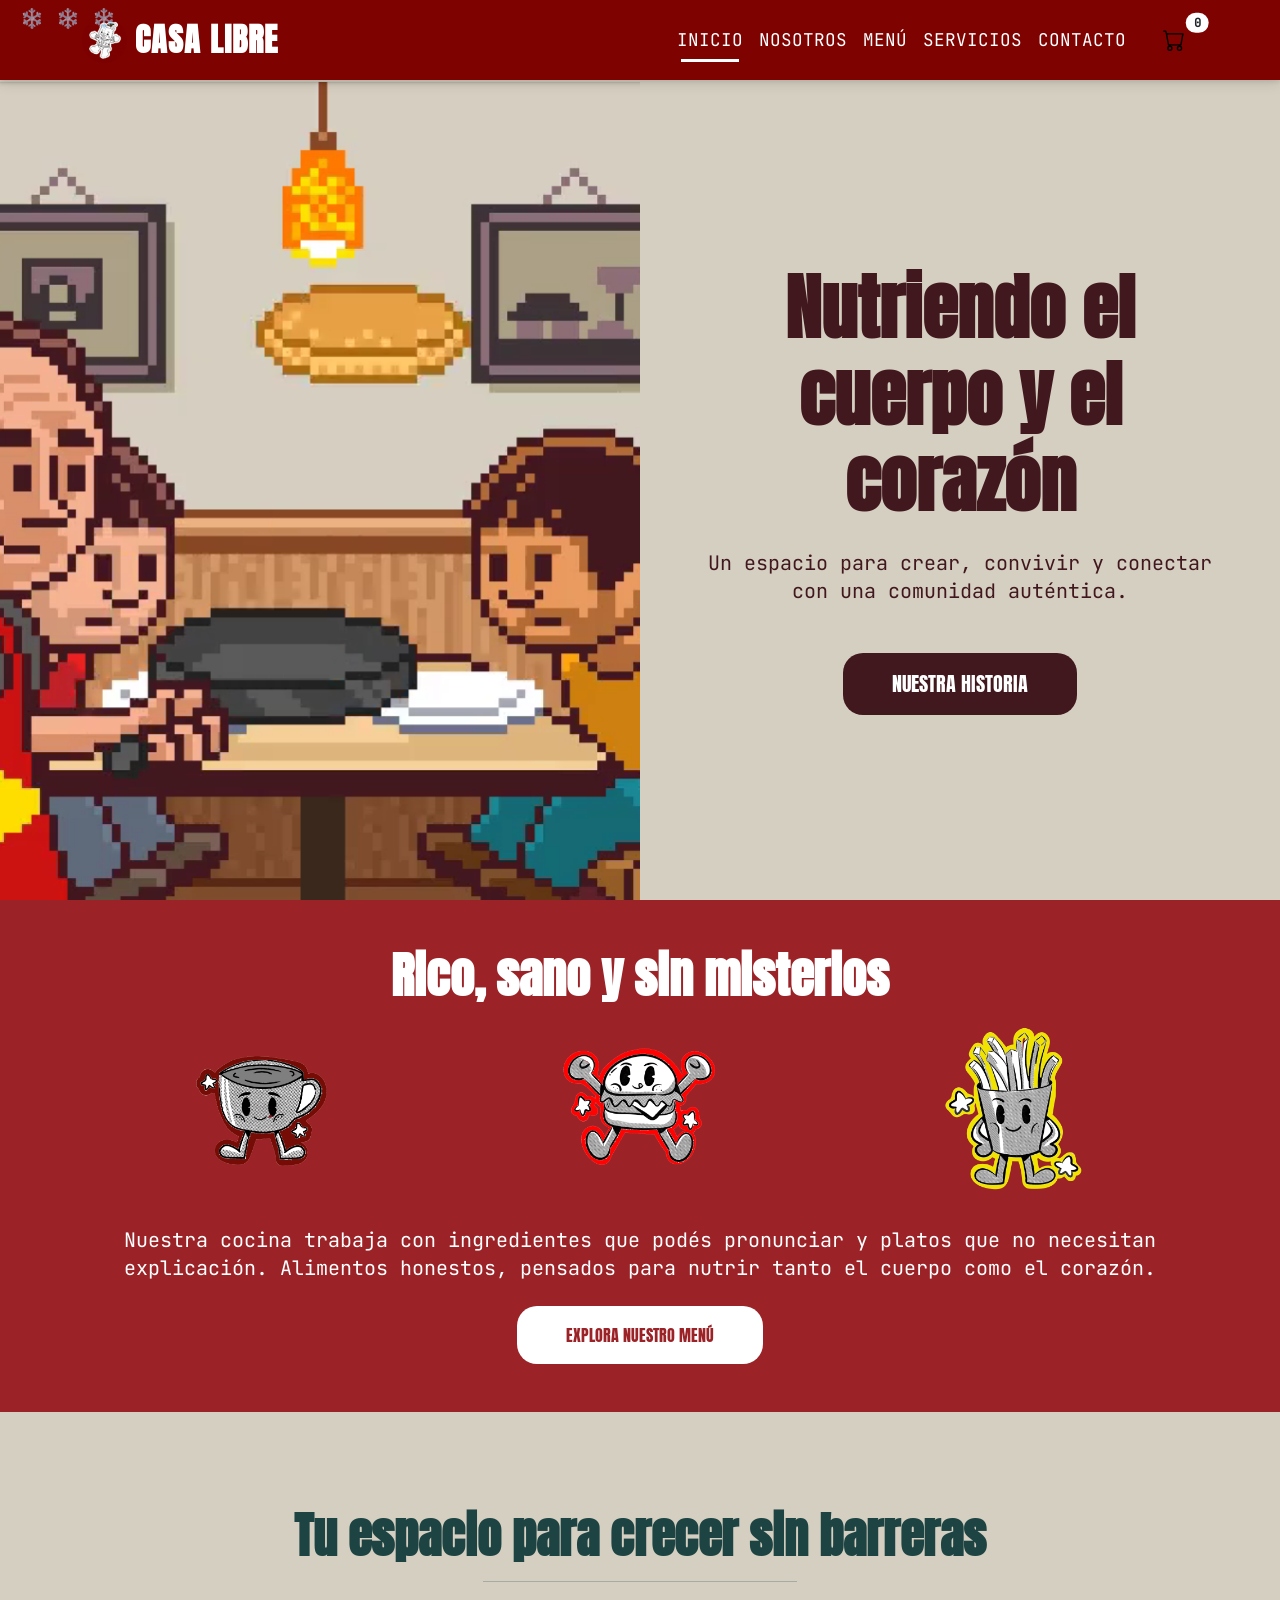
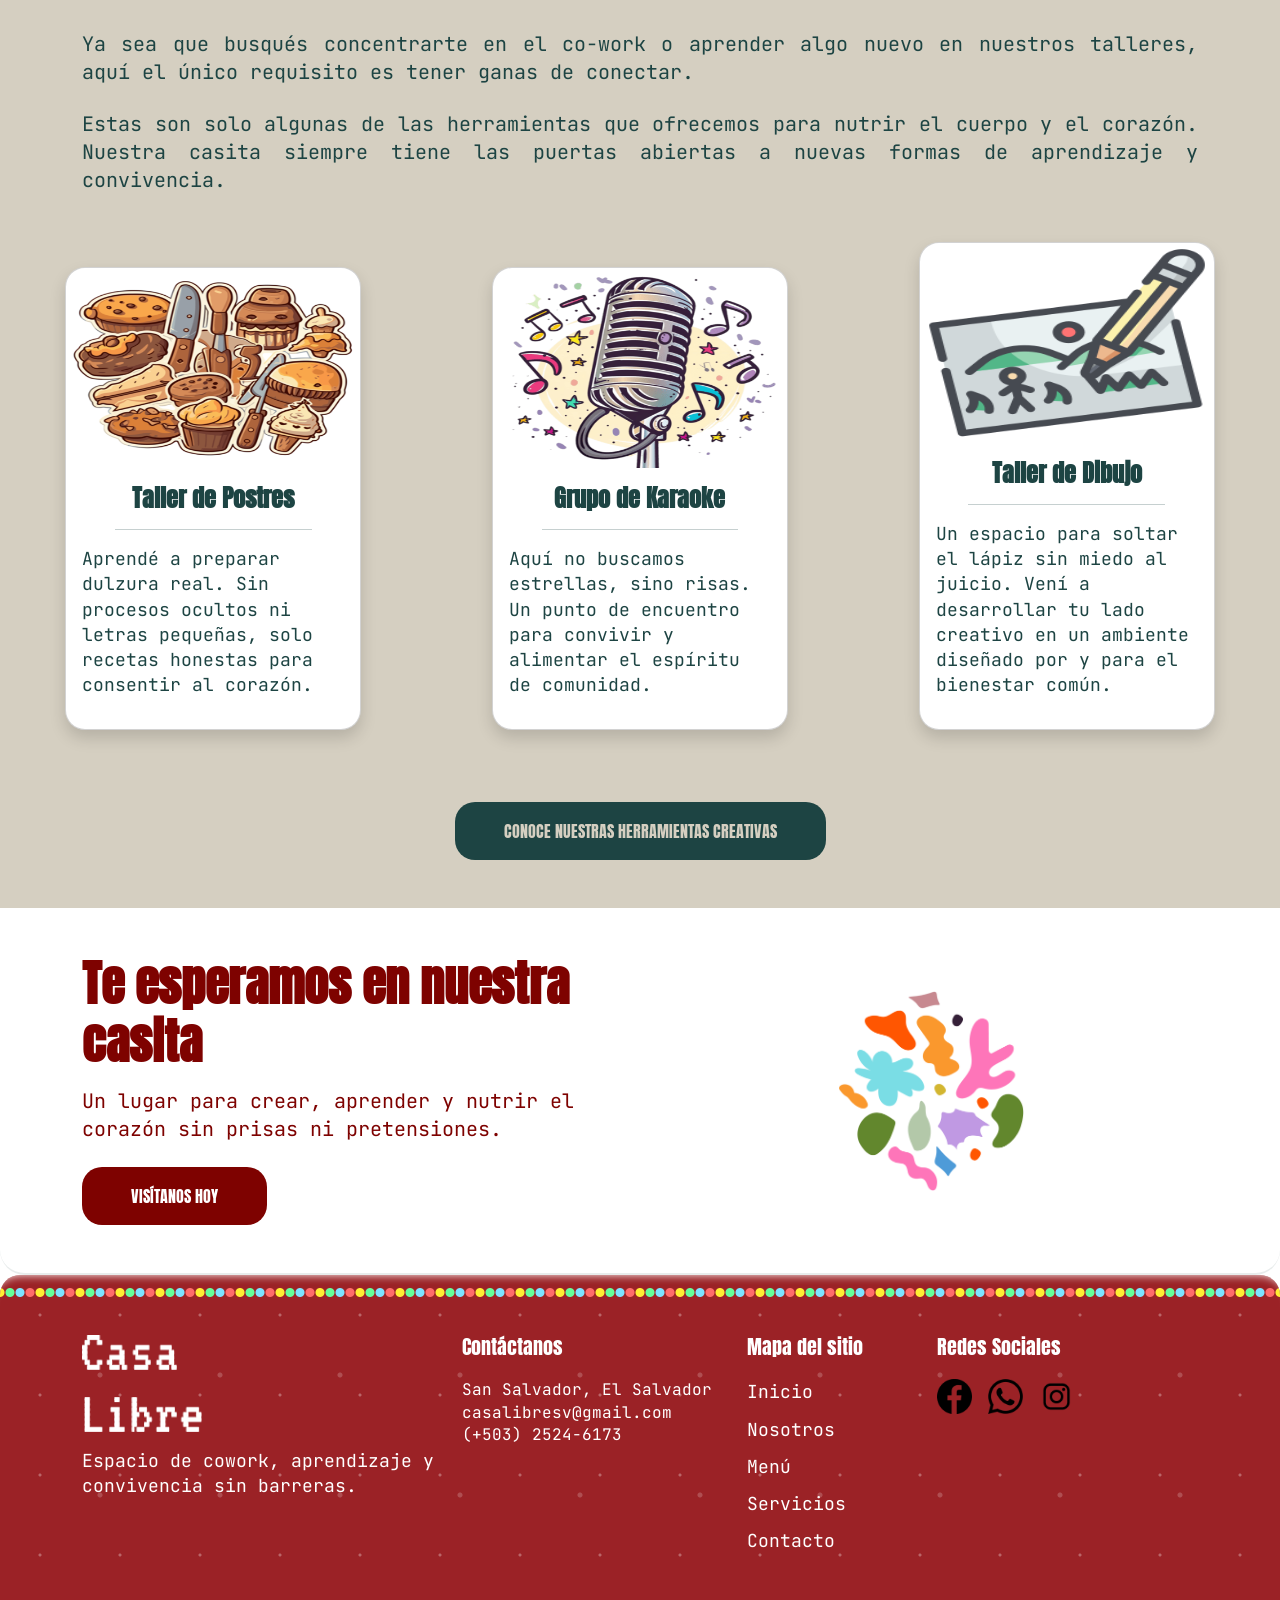
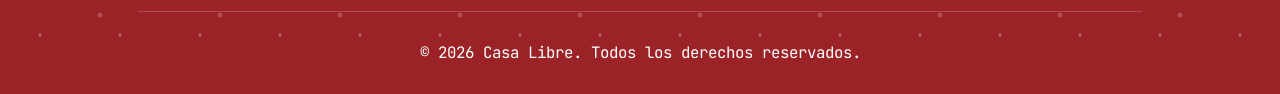
<file: index.html>
<!doctype html>
<html lang="es">
  <head>
    <meta charset="UTF-8" />
    <meta name="viewport" content="width=device-width, initial-scale=1" />
    <title>Casa Libre | Cafetería, Cowork y Cultura en San Salvador</title>
    <meta name="description"
    content="Casa Libre: Un espacio para nutrir el cuerpo y el corazón. Disfruta de nuestra cafetería, área de cowork y eventos culturales en San Salvador."/>
    <link rel="icon" href="assets/images/iconos/LogoCasaNavideño.jpg" />
    <!-- ESTILOS -->
    <link rel="stylesheet" href="css/bootstrap.min.css" />
    <link rel="stylesheet" href="css/main.css" />
    <link rel="stylesheet" href="css/navbar.css" />
    <link rel="stylesheet" href="css/footer.css" />
  </head>

  <body>
    <!--**NAVBAR**-->
    <header>
      <div id="navbar-placeholder"></div>
    </header>

    <!-- CONTENIDO PRINCIPAL -->
    <main>

      <!-- HERO SECTION -->
      <section class="hero-section container-fluid p-0">
        <div class="row g-0">
          <div class="col-lg-6 hero-video-wrapper">
            <video class="hero-media" autoplay muted loop playsinline aria-hidden="true" poster="assets/images/iconos/HeroPreview.png">
              <source src="assets/videos/pancake-game.mp4" type="video/mp4"/>
            </video>
          </div>
          <!-- SECCION DE PAGINA DE NOSOTROS-->
          <div class="col-lg-6 hero-content-wrapper">
            <div class="text-center hero-content">
              <h1 class="display-2 fw-bold mb-4">Nutriendo el cuerpo y el corazón</h1>
              <p class="lead mb-5">Un espacio para crear, convivir y conectar con una comunidad auténtica.</p>
              <!-- BOTON PARA PAGINA DE NOSOTROS -->
              <a href="nosotros.html" class="btn btn-hero btn-lg px-5">Nuestra Historia</a>
            </div>
          </div>
        </div>
      </section>

      <!--SECCION DE PAGINA DE MENÚ -->
      <section class="menu-intro py-5" aria-labelledby="menu-title">
        <div class="container text-center autoShow">
          <h2 id="menu-title" class="display-5 fw-bold mb-3">Rico, sano y sin misterios</h2>
          <!-- SLIDER -->
          <div class="slider" style="--width: 360px; --height: 180px; --quantity: 5" 
          aria-label="Galería de productos destacados">

            <div class="slider-list">
              <div class="slider-item">
                <img src="assets/images/slider/CoffeeCup.png" alt="Taza de Café"/>
              </div>

              <div class="slider-item">
                <img src="assets/images/slider/Hamburger.png" alt="Hamburguesa"/>
              </div>

              <div class="slider-item">
                <img src="assets/images/slider/Fries.png" alt="Papas fritas"/>
              </div>

              <div class="slider-item">
                <img src="assets/images/slider/Pizza.png" alt="Porción de Pizza"/>
              </div>

              <div class="slider-item">
                <img src="assets/images/slider/Salad.png" alt="Ensalada fresca"/>
              </div>

              <!-- DUPLICADOS PARA LOOP -->
              <div class="slider-item" aria-hidden="true">
                <img src="assets/images/slider/CoffeeCup.png" alt="Taza de Café"/>
              </div>

              <div class="slider-item" aria-hidden="true">
                <img src="assets/images/slider/Hamburger.png" alt="Hamburguesa"/>
              </div>

              <div class="slider-item" aria-hidden="true">
                <img src="assets/images/slider/Fries.png" alt="Papas fritas"/>
              </div>

              <div class="slider-item" aria-hidden="true">
                <img src="assets/images/slider/Pizza.png" alt="Porción de Pizza"/>
              </div>

              <div class="slider-item" aria-hidden="true">
                <img src="assets/images/slider/Salad.png" alt="Ensalada fresca"/>
              </div>

            </div>

          </div>

          <p class="lead mb-4 mt-4">
            Nuestra cocina trabaja con ingredientes que podés pronunciar y
            platos que no necesitan explicación. Alimentos honestos,
            pensados para nutrir tanto el cuerpo como el corazón.
          </p>
          <!--BOTON PARA PAGINA DE MENU-->
          <a href="menu.html" class="btn btn-menu-accent px-5 py-3">EXPLORA NUESTRO MENÚ</a>
        </div>
      </section>

      <!--SECCION DE PAGINA DE SERVICIOS -->
      <section class="cta-servicios-section py-5">
        <div class="container-fluid autoShow">
          <h2 class="text-center mt-5 display-5 fw-bold mb-3">Tu espacio para crecer sin barreras</h2>
          <hr class="mx-auto mb-5 w-25" />
          <div class="container">

            <p class="lead mb-4 mt-4 text-justify-custom">
              Ya sea que busqués concentrarte en el co-work o aprender algo
              nuevo en nuestros talleres, aquí el único requisito es tener
              ganas de conectar.
            </p>

            <p class="lead mb-5 text-justify-custom">
              Estas son solo algunas de las herramientas que ofrecemos para
              nutrir el cuerpo y el corazón. Nuestra casita siempre tiene
              las puertas abiertas a nuevas formas de aprendizaje y convivencia.
            </p>

          </div>

          <!-- TARJETAS -->
          <div class="row align-items-center mb-5">
            <!-- CARD 1 -->
            <div class="col-12 col-sm-6 col-md-3 m-auto mb-4">
              <article class="card shadow h-100">
                <img src="assets/images/servicios/Reposteria.png" alt="Taller de Postres" class="card-img-top"/>
                <div class="card-body">

                  <h3 class="text-center h4 fw-bold">Taller de Postres</h3>
                  <hr class="mx-auto w-75" />
                  <p>
                    Aprendé a preparar dulzura real. Sin procesos ocultos ni
                    letras pequeñas, solo recetas honestas para consentir al corazón.
                  </p>
                </div>
              </article>
            </div>

            <!-- CARD 2 -->
            <div class="col-12 col-sm-6 col-md-3 m-auto mb-4">
              <article class="card shadow h-100">
                <img src="assets/images/servicios/Karaoke.png" alt="Grupo de Karaoke" class="card-img-top"/>
                <div class="card-body">
                  <h3 class="text-center h4 fw-bold">Grupo de Karaoke</h3>
                  <hr class="mx-auto w-75" />
                  <p>
                    Aquí no buscamos estrellas, sino risas. Un punto de encuentro
                    para convivir y alimentar el espíritu de comunidad.
                  </p>
                </div>
              </article>
            </div>
            <!-- CARD 3 -->
            <div class="col-12 col-sm-6 col-md-3 m-auto mb-4">
              <article class="card shadow h-100">
                <img src="assets/images/servicios/Dibujo.png" alt="Taller de Dibujo" class="card-img-top"/>

                <div class="card-body">
                  <h3 class="text-center h4 fw-bold">Taller de Dibujo</h3>
                  <hr class="mx-auto w-75" />
                  <p>Un espacio para soltar el lápiz sin miedo al juicio. Vení a desarrollar tu lado creativo en un ambiente diseñado por y para el bienestar común.</p>
                </div>
              </article>
            </div>
          </div>
          <!--BOTON PARA PAGINA DE SERVICIOS-->
          <div class="text-center">
            <a href="servicios.html" class="btn btn-cta-servicios px-5 py-3">CONOCE NUESTRAS HERRAMIENTAS CREATIVAS</a>
          </div>
        </div>
      </section>

      <!--SECCION DE PAGINA DE CONTACTO -->
      <section class="cta-contacto-section py-5">
        <div class="container autoShow">
          <div class="row align-items-center g-5">
            <div class="col-lg-6 text-center text-lg-start">
              <h2 class="display-5 fw-bold mb-3">Te esperamos en nuestra casita</h2>
              <p class="lead mb-4">Un lugar para crear, aprender y nutrir el corazón sin prisas ni pretensiones.</p>
              <!-- BOTON PARA PAGINA DE CONTACTO -->
              <a href="contacto.html"class="btn btn-cta-contacto px-5 py-3">Visítanos hoy</a>
            </div>
            <div class="col-lg-6 text-center">
              <img src="assets/images/iconos/SeccionPintura.png" alt="Ilustración artística de Casa Libre"
                class="img-fluid cta-contacto-img"/>
            </div>
          </div>
        </div>
      </section>
    </main>

    <!--**FOOTER**-->
    <footer>
      <div id="footer-placeholder"></div>
    </footer>

    <!--Bootstrap-->
    <script src="js/bootstrap.bundle.min.js"></script>

    <!--Carga de componentes-->
    <script>
      async function loadHTML(id, url) {
        try {
          const response = await fetch(url);
          if (!response.ok) {
            throw new Error(`No se pudo cargar ${url}`);
          }
          const html = await response.text();
          document.getElementById(id).innerHTML = html;
          /*ACTIVA EL LINK ACTUAL */
          if (id === "navbar-placeholder") {
            activateCurrentPage();
          }
        } catch (error) {
          console.error(`Error cargando ${url}:`, error);
        }
      }

      function activateCurrentPage() {
        const currentPage =
          window.location.pathname.split("/").pop() || "index.html";
        const navLinks = document.querySelectorAll(".nav-link");
        navLinks.forEach(link => {
          const linkPage = link.getAttribute("href")?.trim();
          if (linkPage === currentPage) {
            link.classList.add("active");
            link.setAttribute("aria-current", "page");
          }
        });
      }

      loadHTML("navbar-placeholder", "navbar.html");
      loadHTML("footer-placeholder", "footer.html");

    </script>

    <script src="https://app.embed.im/snow.js" defer></script>
    <script src="js/carrito.js"></script>

  </body>
</html>
</file>
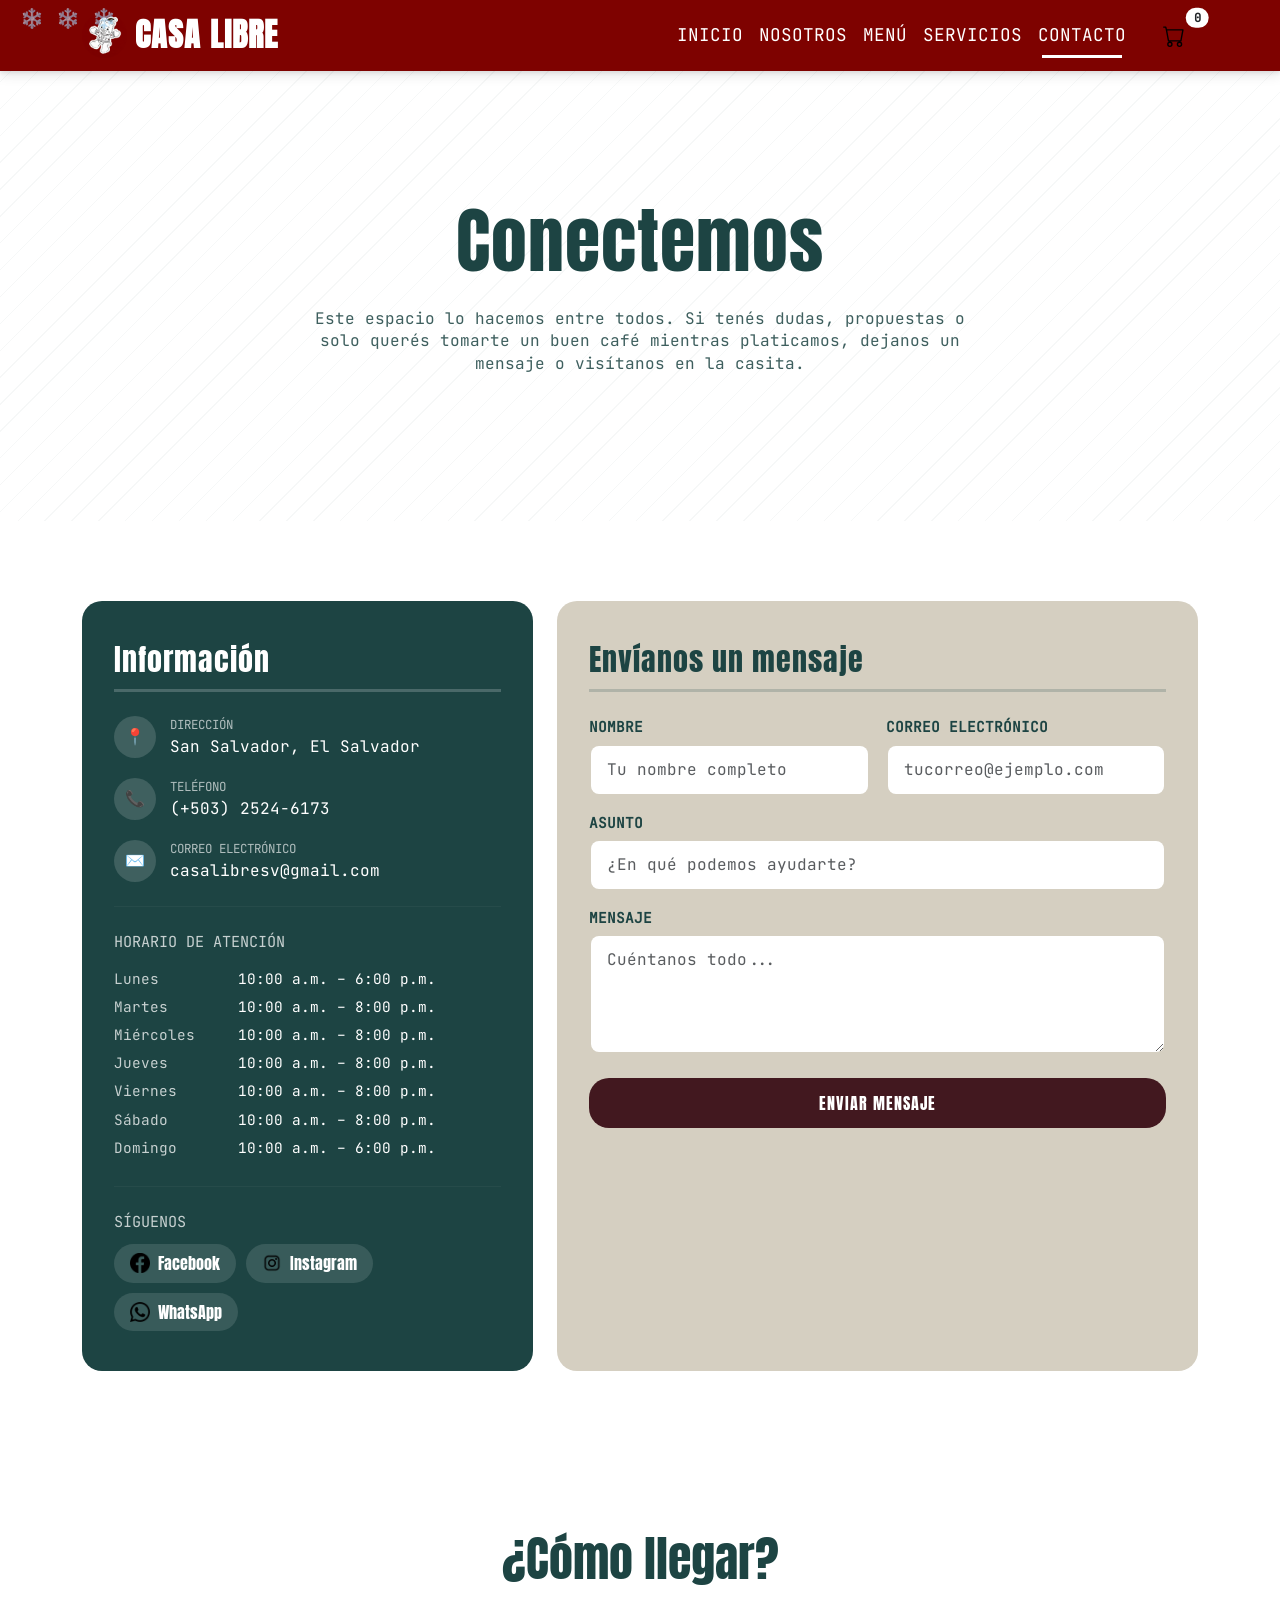
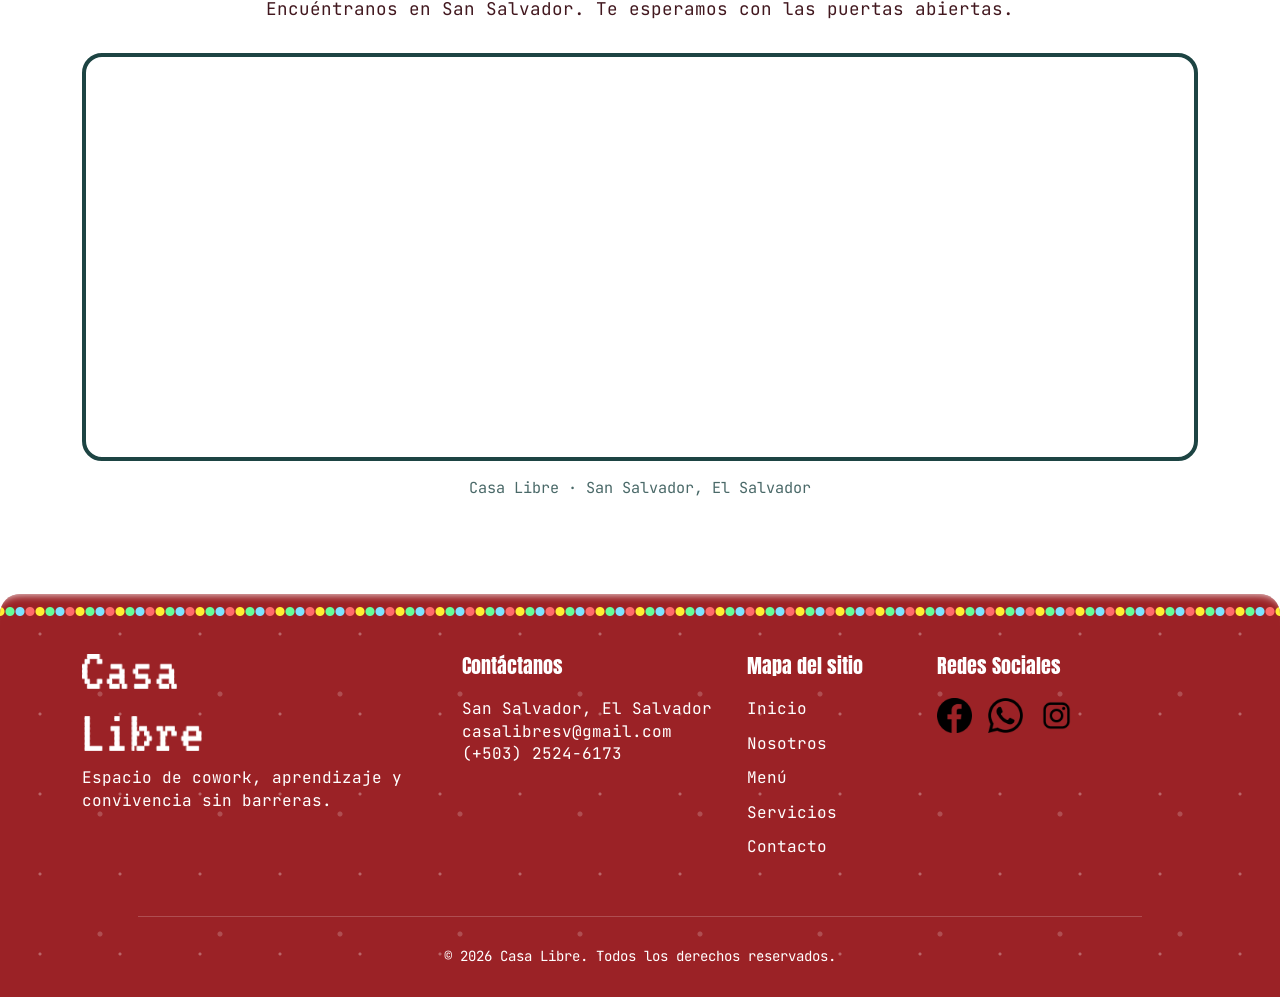
<file: contacto.html>
<!doctype html>
<html lang="es">

<head>
  <meta charset="UTF-8" />
  <meta name="viewport" content="width=device-width, initial-scale=1" />
  <title>Contacto | Casa Libre</title>
  <link rel="icon" href="assets/images/iconos/LogoCasaNavideño.jpg" />

  <!-- ESTILOS -->
  <link rel="stylesheet" href="css/bootstrap.min.css" />
  <link rel="stylesheet" href="css/navbar.css" />
  <link rel="stylesheet" href="css/contacto.css" />
  <link rel="stylesheet" href="css/footer.css" />
</head>

<body>
  <!-- NAVBAR -->
  <header>
    <div id="navbar-placeholder"></div>
  </header>

  <!-- CONTENIDO PRINCIPAL -->
  <main>
    <!-- CABECERA INTRO -->
    <section class="contacto-cabecera" aria-labelledby="contacto-titulo">
      <div class="container-fluid px-0">
        <div class="contacto-intro">
          <h1 id="contacto-titulo">Conectemos</h1>
          <p class="contacto-sub">
            Este espacio lo hacemos entre todos. Si tenés dudas, propuestas o
            solo querés tomarte un buen café mientras platicamos, dejanos un
            mensaje o visítanos en la casita.
          </p>
        </div>
      </div>
    </section>

    <!-- FORMULARIO E INFORMACIÓN -->
    <section class="contacto-main" aria-labelledby="contacto-info-titulo">
      <div class="container">
        <div class="row g-4 align-items-stretch">
          
          <!-- TARJETA INFORMACIÓN -->
          <div class="col-lg-5">
            <article class="info-card">
              <h2 id="contacto-info-titulo">Información</h2>

              <div class="info-item">
                <div class="info-icon" aria-hidden="true">📍</div>
                <div class="info-item-text">
                  <p>Dirección</p>
                  <span>San Salvador, El Salvador</span>
                </div>
              </div>

              <div class="info-item">
                <div class="info-icon" aria-hidden="true">📞</div>
                <div class="info-item-text">
                  <p>Teléfono</p>
                  <a href="tel:+50325246173">(+503) 2524-6173</a>
                </div>
              </div>

              <div class="info-item">
                <div class="info-icon" aria-hidden="true">✉️</div>
                <div class="info-item-text">
                  <p>Correo electrónico</p>
                  <a href="mailto:casalibresv@gmail.com">casalibresv@gmail.com</a>
                </div>
              </div>

              <hr class="horarios-divider" />

              <div class="horarios">
                <p class="horarios-titulo">Horario de atención</p>
                <table class="horarios-tabla" aria-label="Horario de atención">
                  <tbody>
                    <tr><td>Lunes</td><td>10:00 a.m. – 6:00 p.m.</td></tr>
                    <tr><td>Martes</td><td>10:00 a.m. – 8:00 p.m.</td></tr>
                    <tr><td>Miércoles</td><td>10:00 a.m. – 8:00 p.m.</td></tr>
                    <tr><td>Jueves</td><td>10:00 a.m. – 8:00 p.m.</td></tr>
                    <tr><td>Viernes</td><td>10:00 a.m. – 8:00 p.m.</td></tr>
                    <tr><td>Sábado</td><td>10:00 a.m. – 8:00 p.m.</td></tr>
                    <tr><td>Domingo</td><td>10:00 a.m. – 6:00 p.m.</td></tr>
                  </tbody>
                </table>
              </div>

              <hr class="horarios-divider" />

              <div class="redes">
                <p class="redes-titulo">Síguenos</p>
                <div class="redes-lista">
                  <a href="https://www.facebook.com/people/Casa-Xoxoctic/61553872127059/" class="red-btn" aria-label="Facebook de Casa Libre">
                    <img src="assets/images/iconos/LogoFacebook.png" alt="" aria-hidden="true" />
                    <span>Facebook</span>
                  </a>
                  <a href="https://www.instagram.com/casaxoxoctic/" class="red-btn" aria-label="Instagram de Casa Libre">
                    <img src="assets/images/iconos/LogoInstagram.png" alt="" aria-hidden="true" />
                    <span>Instagram</span>
                  </a>
                  <a href="https://www.whatsapp.com/channel/0029VacqKMs30LKXZg9Q3v0i" class="red-btn" aria-label="WhatsApp de Casa Libre">
                    <img src="assets/images/iconos/LogoWhataspp.png" alt="" aria-hidden="true" />
                    <span>WhatsApp</span>
                  </a>
                </div>
              </div>
            </article>
          </div>

          <!-- TARJETA FORMULARIO -->
          <div class="col-lg-7">
            <section class="form-card">
              <input type="checkbox" id="form-enviado" class="form-enviado-toggle" aria-hidden="true" />

              <!-- ESTADO INICIAL: FORMULARIO -->
              <div class="form-contenido">
                <h2>Envíanos un mensaje</h2>
                <form>
                  <div class="row g-3">
                    <div class="col-md-6">
                      <label for="nombre" class="form-label">Nombre</label>
                      <input type="text" id="nombre" name="nombre" class="form-control" placeholder="Tu nombre completo" autocomplete="name" required />
                    </div>

                    <div class="col-md-6">
                      <label for="correo" class="form-label">Correo electrónico</label>
                      <input type="email" id="correo" name="correo" class="form-control" placeholder="tucorreo@ejemplo.com" autocomplete="email" required />
                    </div>

                    <div class="col-12">
                      <label for="asunto" class="form-label">Asunto</label>
                      <input type="text" id="asunto" name="asunto" class="form-control" placeholder="¿En qué podemos ayudarte?" required />
                    </div>

                    <div class="col-12">
                      <label for="mensaje" class="form-label">Mensaje</label>
                      <textarea id="mensaje" name="mensaje" class="form-control" placeholder="Cuéntanos todo..." required></textarea>
                    </div>

                    <div class="col-12">
                      <button type="submit" class="btn-enviar">Enviar mensaje</button>
                    </div>
                  </div>
                </form>
              </div>

              <!-- ESTADO ÉXITO -->
              <div class="form-exito" aria-live="polite">
                <div class="exito-icono">
                  <span class="exito-check">✓</span>
                  <div class="exito-anillo exito-anillo-1"></div>
                  <div class="exito-anillo exito-anillo-2"></div>
                  <div class="exito-anillo exito-anillo-3"></div>
                </div>

                <h3 class="exito-titulo">¡Mensaje recibido!</h3>
                <p class="exito-texto">
                  Gracias por escribirnos.<br />
                  Muy pronto alguien de la casita se pondrá en contacto contigo.
                </p>

                <div class="exito-detalles">
                  <span>📍 San Salvador</span>
                  <span>📞 (+503) 2524-6173</span>
                </div>

                <label for="form-enviado" class="btn-volver" role="button" tabindex="0">
                  ← Enviar otro mensaje
                </label>
              </div>
            </section>
          </div>

        </div>
      </div>
    </section>

    <!-- SECCIÓN MAPA -->
    <section class="mapa-seccion text-center" aria-labelledby="mapa-titulo">
      <div class="container">
        <h2 id="mapa-titulo">¿Cómo llegar?</h2>
        <p class="mapa-sub">Encuéntranos en San Salvador. Te esperamos con las puertas abiertas.</p>

        <div class="mapa-wrapper">
          <iframe
            src="https://www.google.com/maps/embed?pb=!1m18!1m12!1m3!1d3876.1!2d-89.232628!3d13.6865695!2m3!1f0!2f0!3f0!3m2!1i1024!2i768!4f13.1!3m3!1m2!1s0x8f6331190d34838b%3A0xd7558e4ef5f40545!2sCasa%20Xoxoctic!5e0!3m2!1ses!2ssv!4v1"
            loading="lazy" referrerpolicy="no-referrer-when-downgrade" allowfullscreen
            title="Ubicación de Casa Libre en Google Maps"></iframe>
        </div>

        <p class="mapa-pie mt-3">Casa Libre · San Salvador, El Salvador</p>
      </div>
    </section>
  </main>

  <!-- FOOTER -->
  <footer>
    <div id="footer-placeholder"></div>
  </footer>

  <!-- SCRIPTS -->
  <script src="js/bootstrap.bundle.min.js"></script>
  <script>
    async function loadHTML(id, url) {
      try {
        const response = await fetch(url);
        if (!response.ok) throw new Error(`No se pudo cargar ${url}`);
        const html = await response.text();
        document.getElementById(id).innerHTML = html;

        if (id === "navbar-placeholder") activateCurrentPage();
      } catch (error) {
        console.error(`Error cargando ${url}:`, error);
      }
    }

    function activateCurrentPage() {
      const currentPage = window.location.pathname.split("/").pop() || "index.html";
      document.querySelectorAll(".nav-link").forEach((link) => {
        if (link.getAttribute("href")?.trim() === currentPage) {
          link.classList.add("active");
          link.setAttribute("aria-current", "page");
        }
      });
    }

    loadHTML("navbar-placeholder", "navbar.html");
    loadHTML("footer-placeholder", "footer.html");

    // VALIDACIÓN DEL FORMULARIO: requiere nombre, correo, asunto y mensaje antes de mostrar la confirmación.
    const contactForm = document.querySelector(".form-contenido form");
    const formSentToggle = document.getElementById("form-enviado");
    const requiredFields = contactForm.querySelectorAll("[required]");

    requiredFields.forEach((field) => {
      field.addEventListener("input", () => field.setCustomValidity(""));
    });

    formSentToggle.addEventListener("change", () => {
      if (!formSentToggle.checked) {
        contactForm.reset();
        requiredFields.forEach((field) => field.setCustomValidity(""));
      }
    });

    contactForm.addEventListener("submit", (event) => {
      const emptyField = Array.from(requiredFields).find((field) => !field.value.trim());
      if (emptyField) {
        event.preventDefault();
        emptyField.setCustomValidity("Completa este campo.");
        emptyField.reportValidity();
        return;
      }

      event.preventDefault();
      formSentToggle.checked = true;
    });
  </script>
  <script src="js/carrito.js"></script>
</body>

</html>
</file>
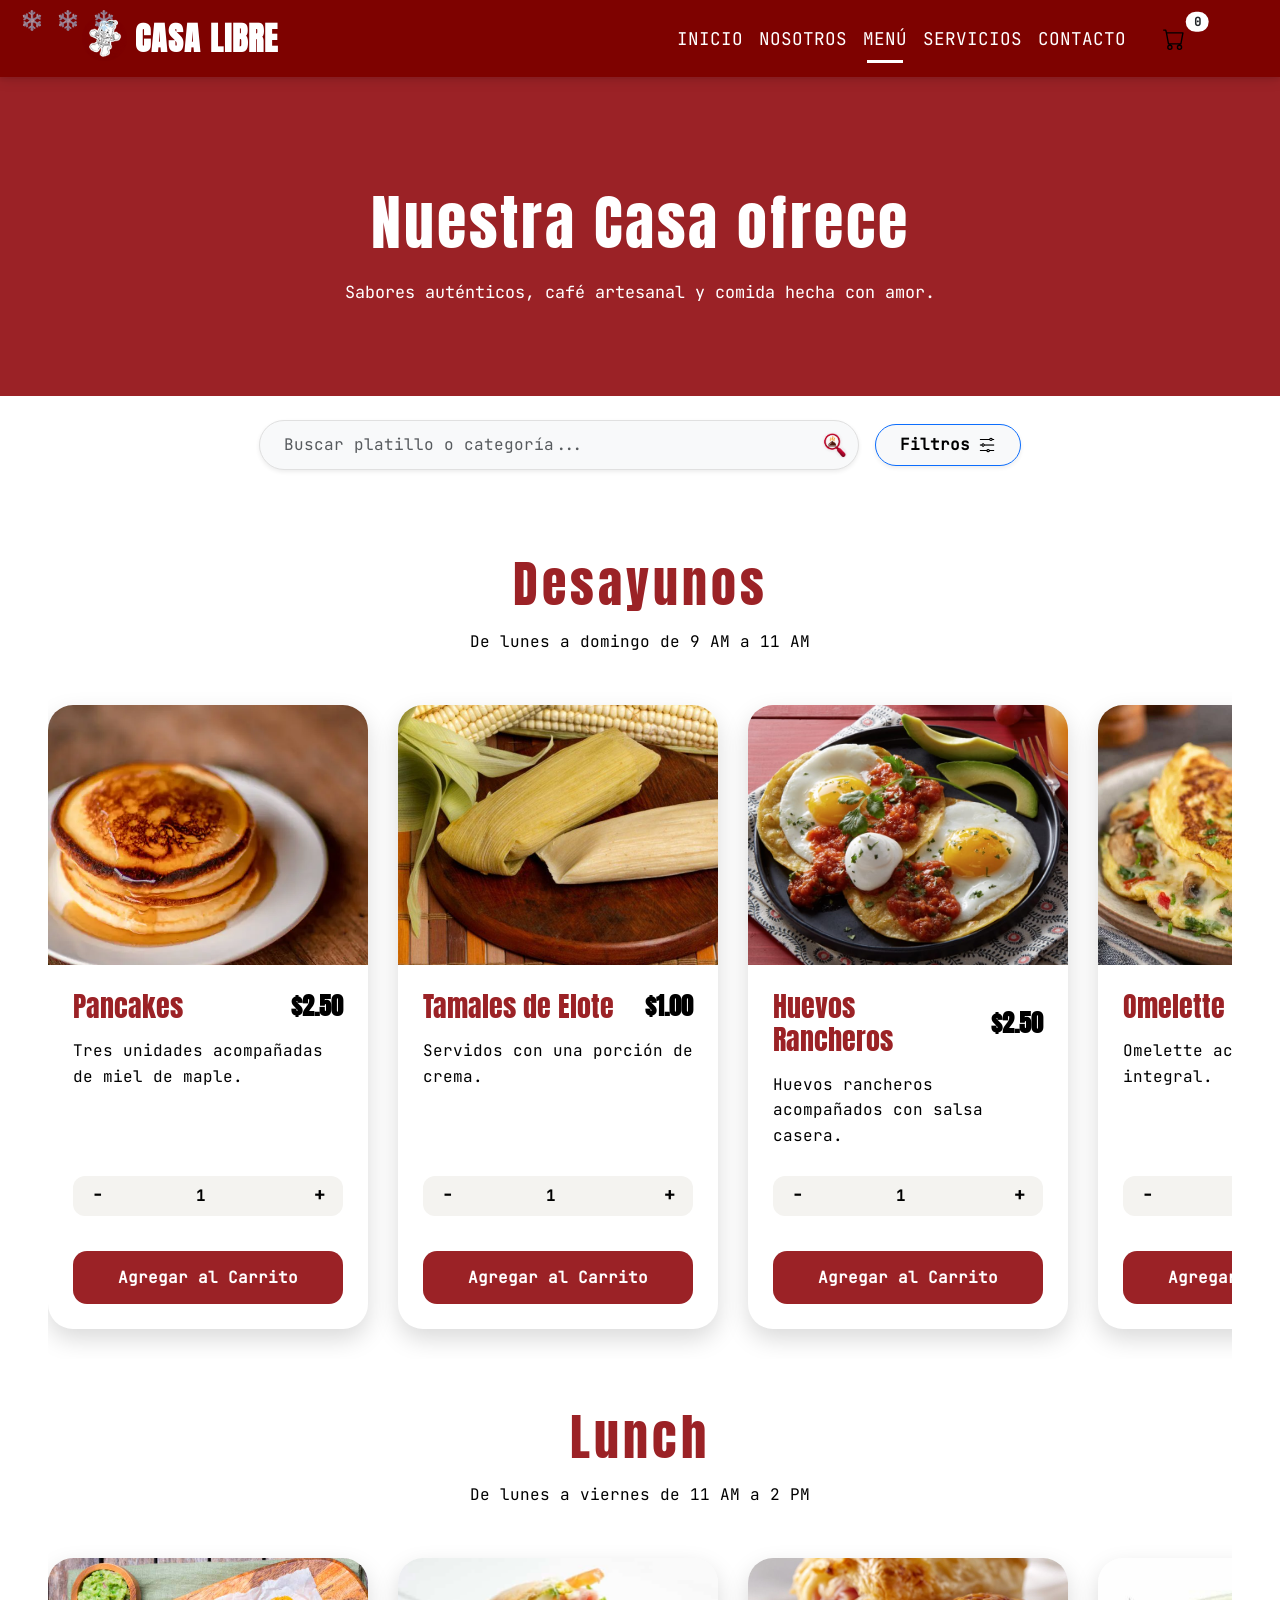
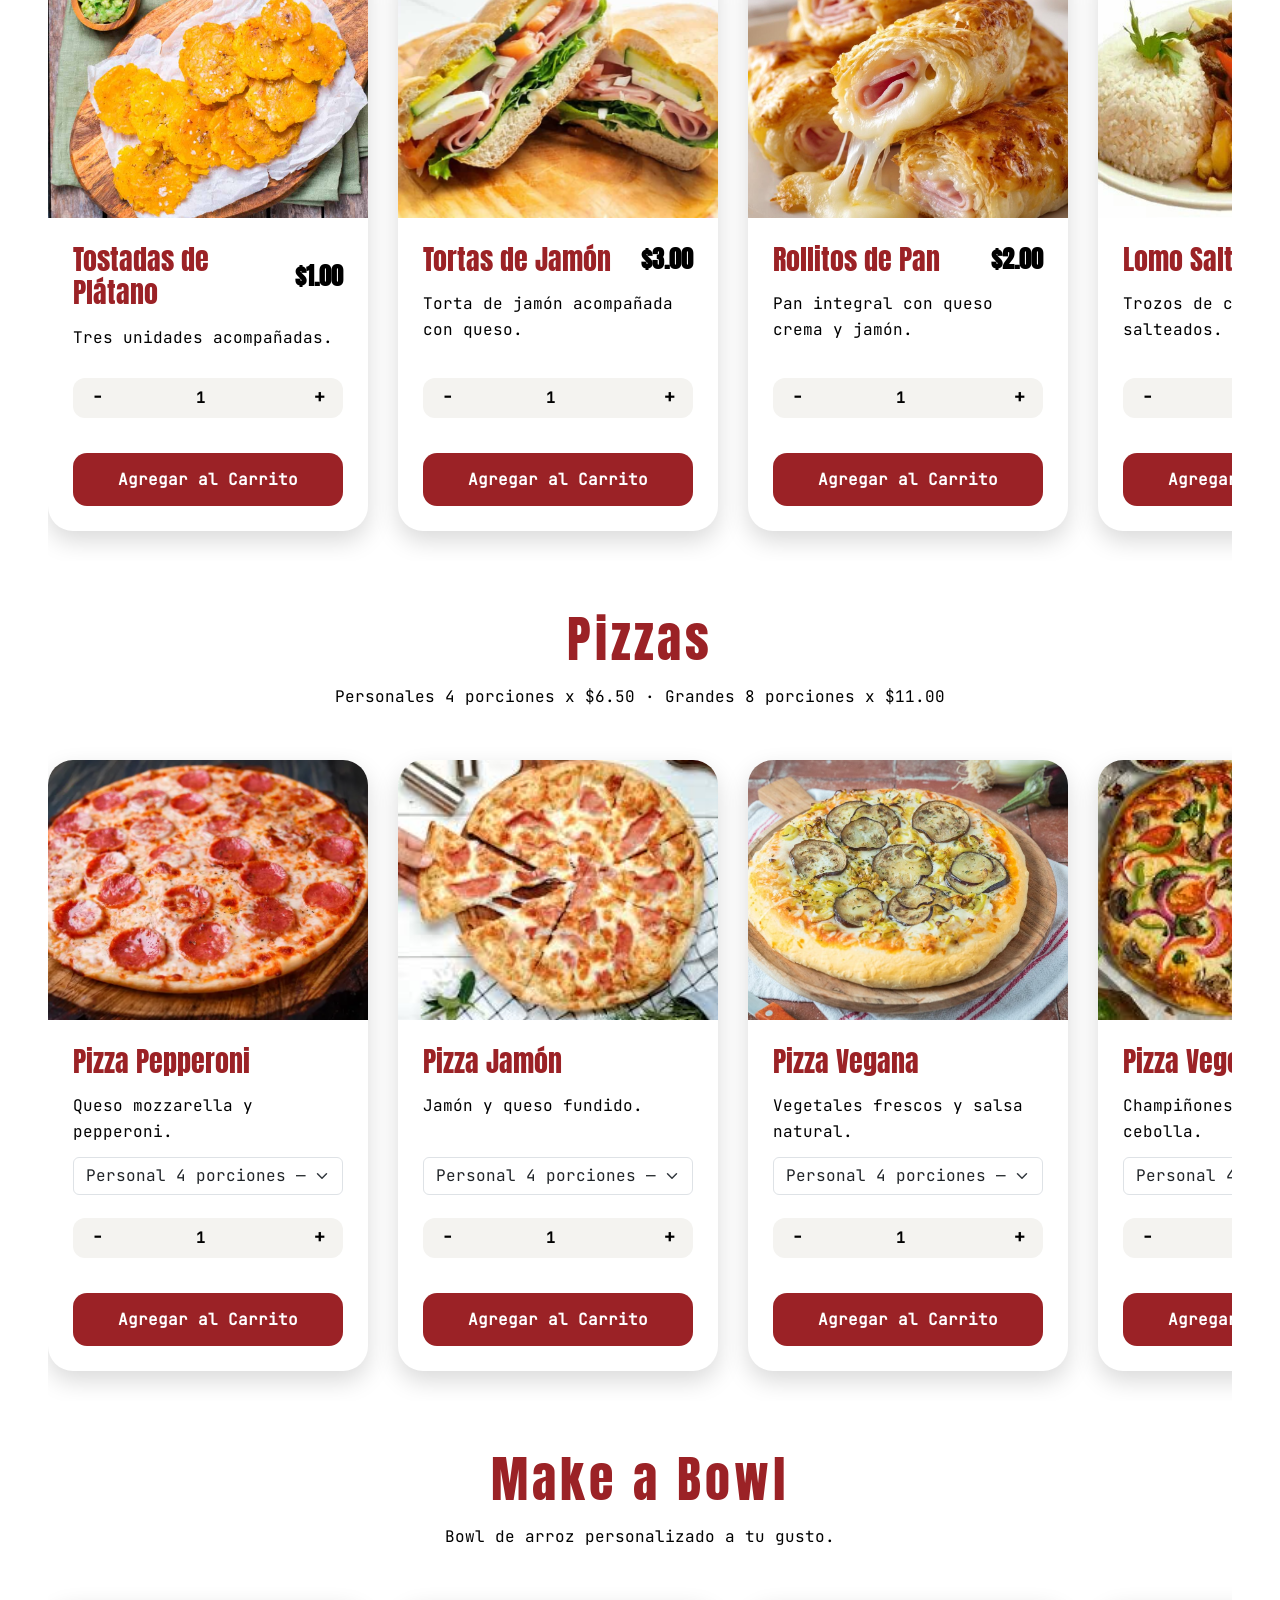
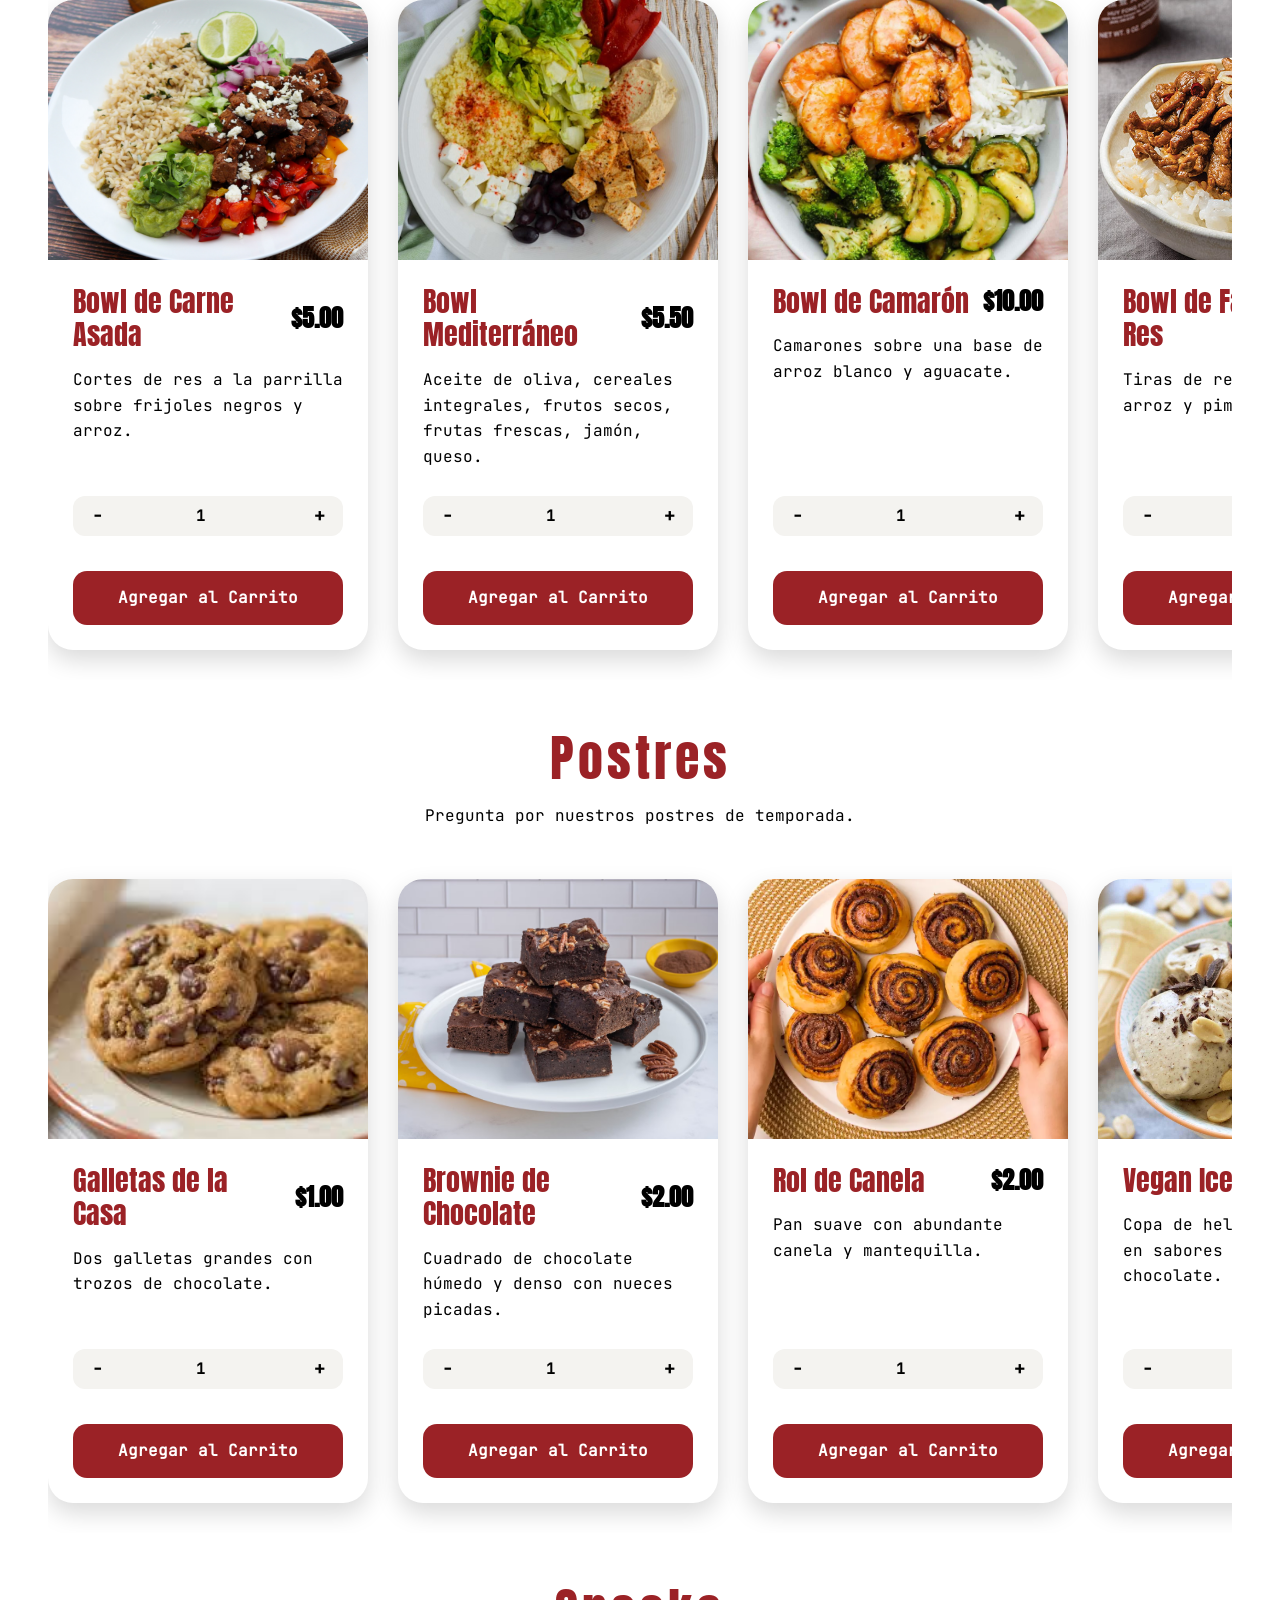
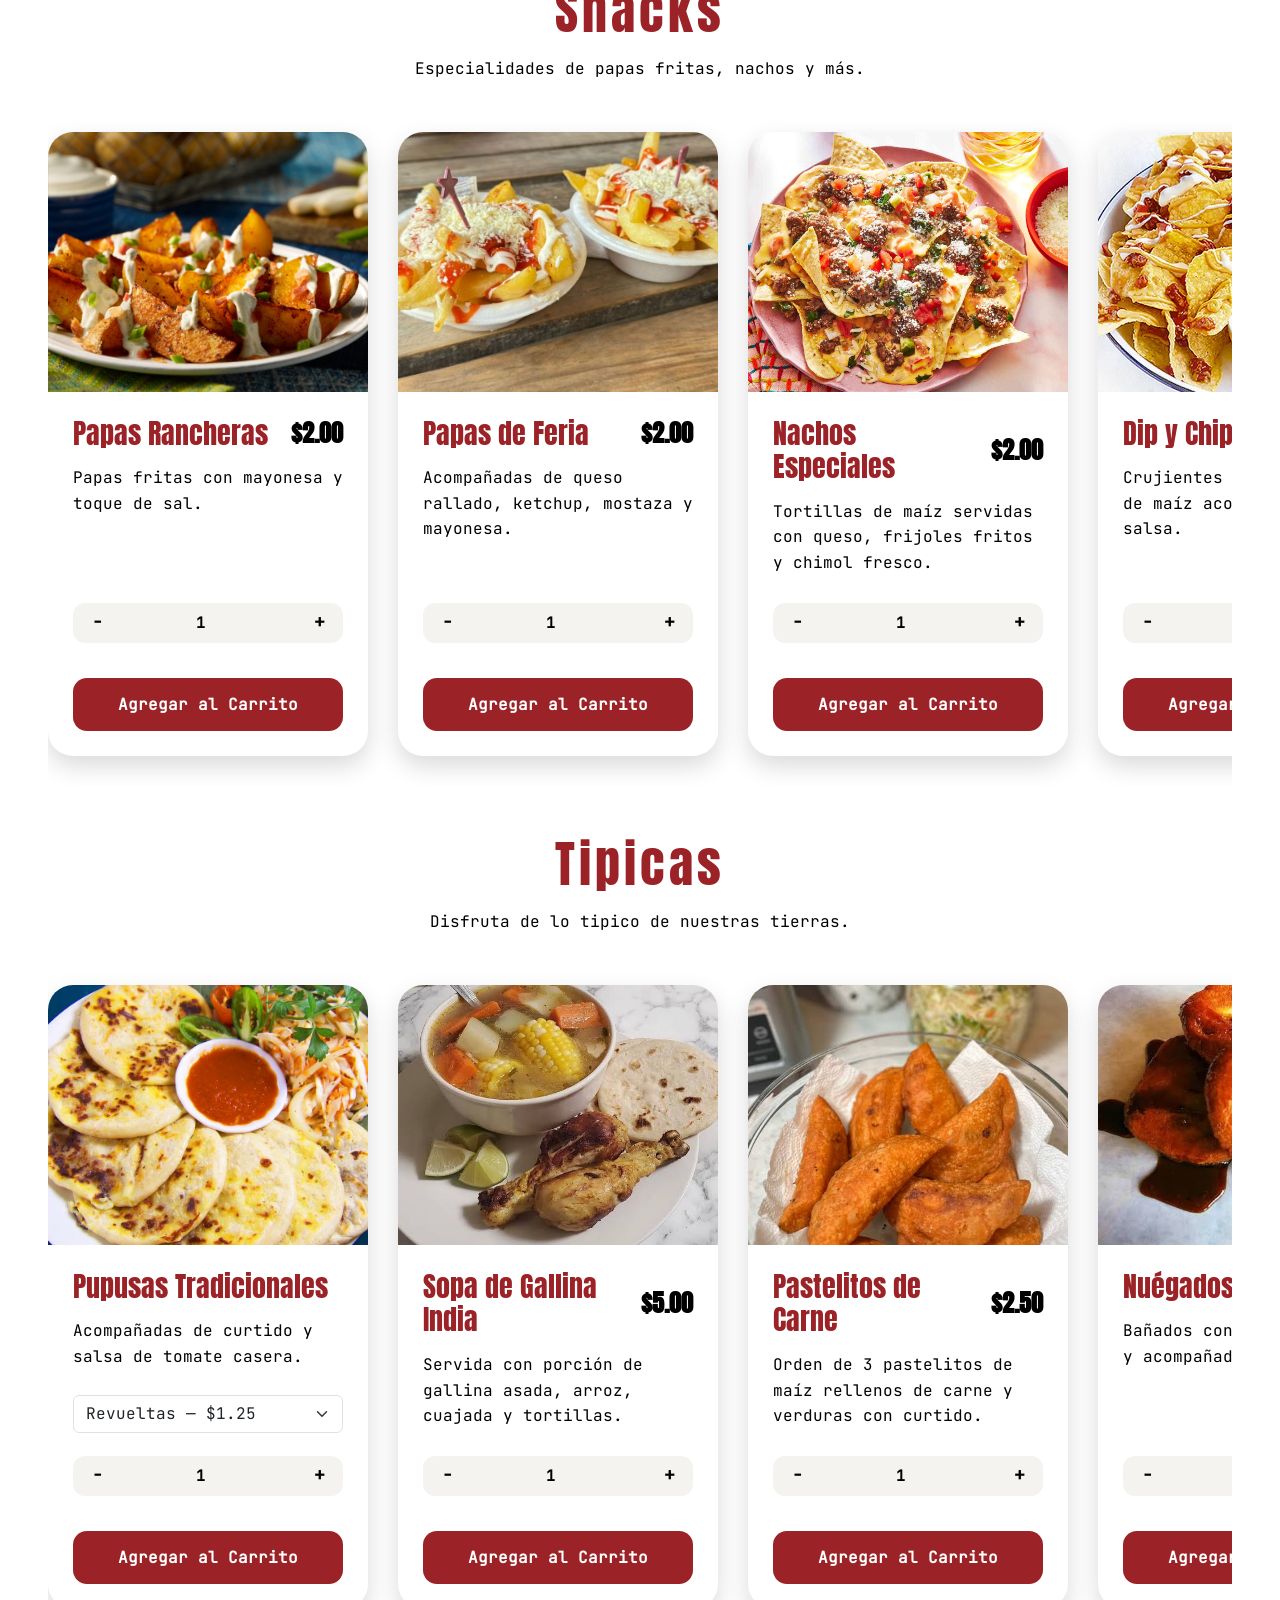
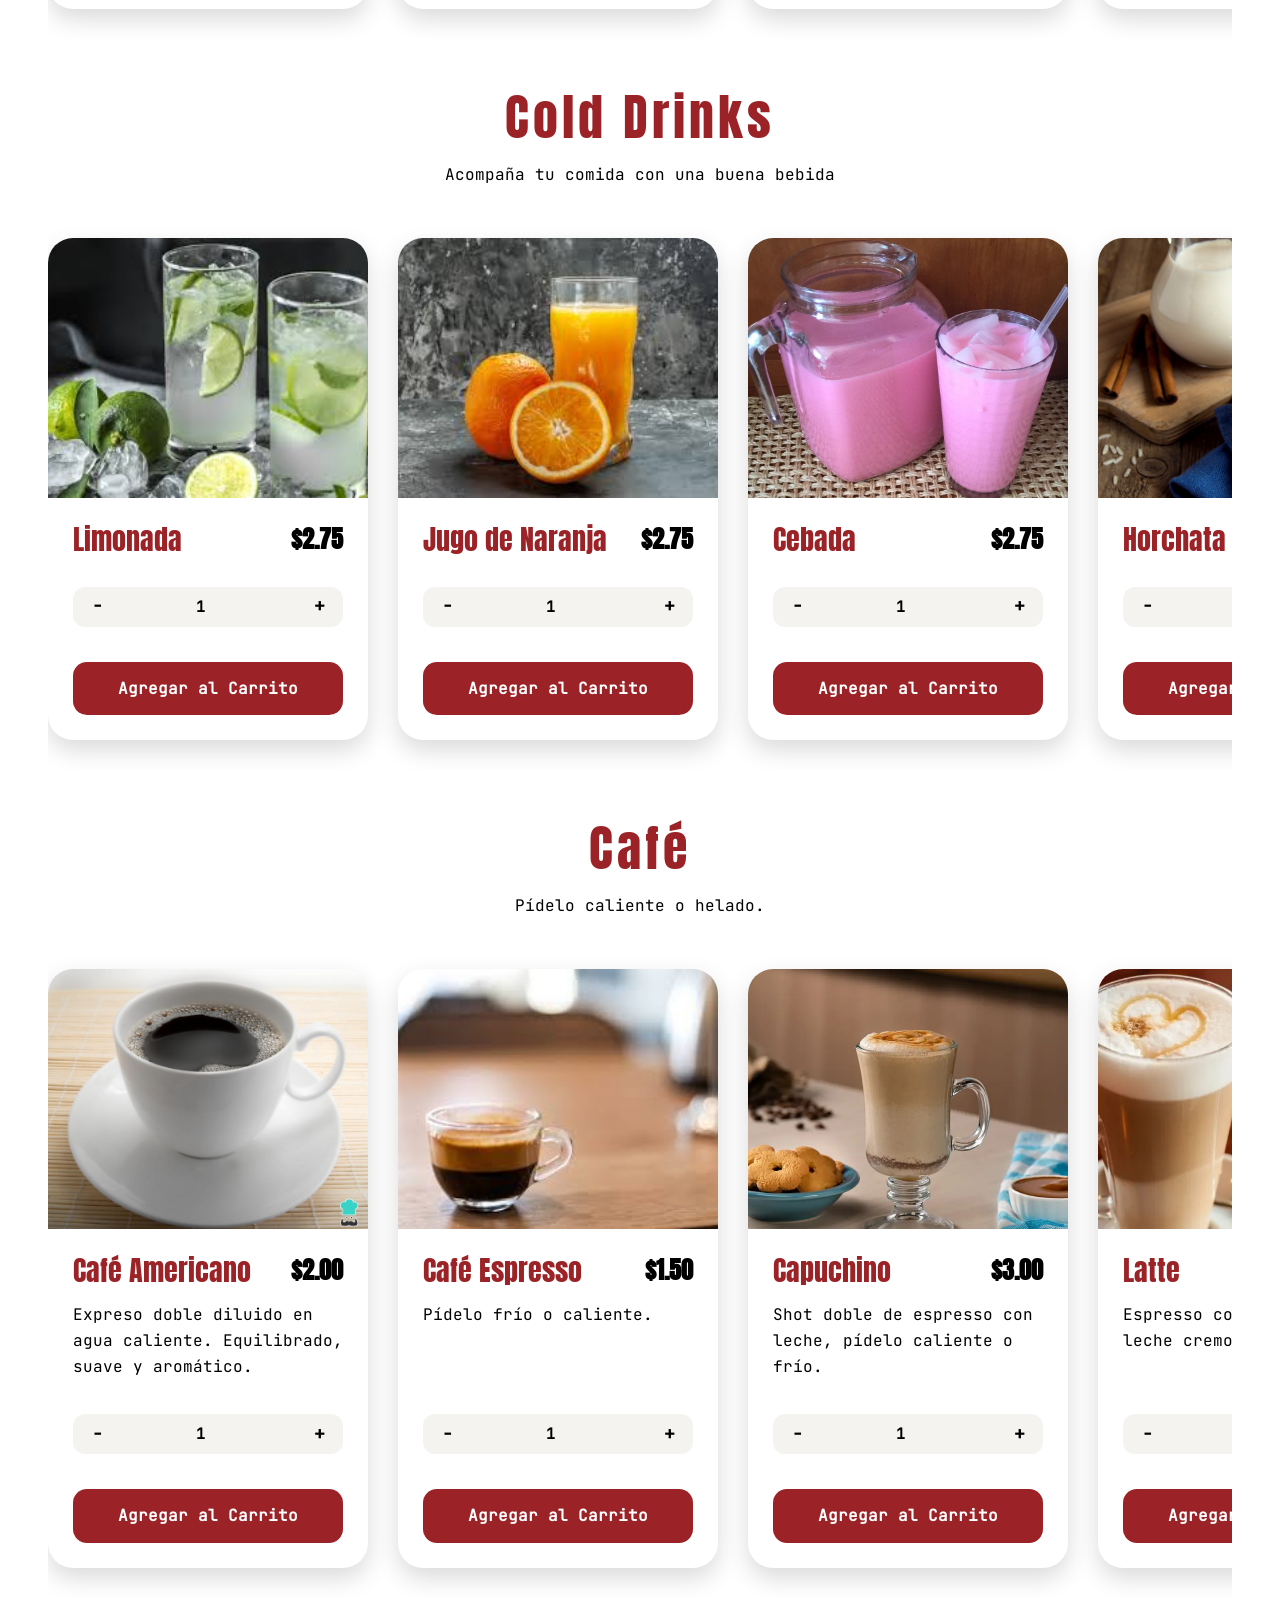
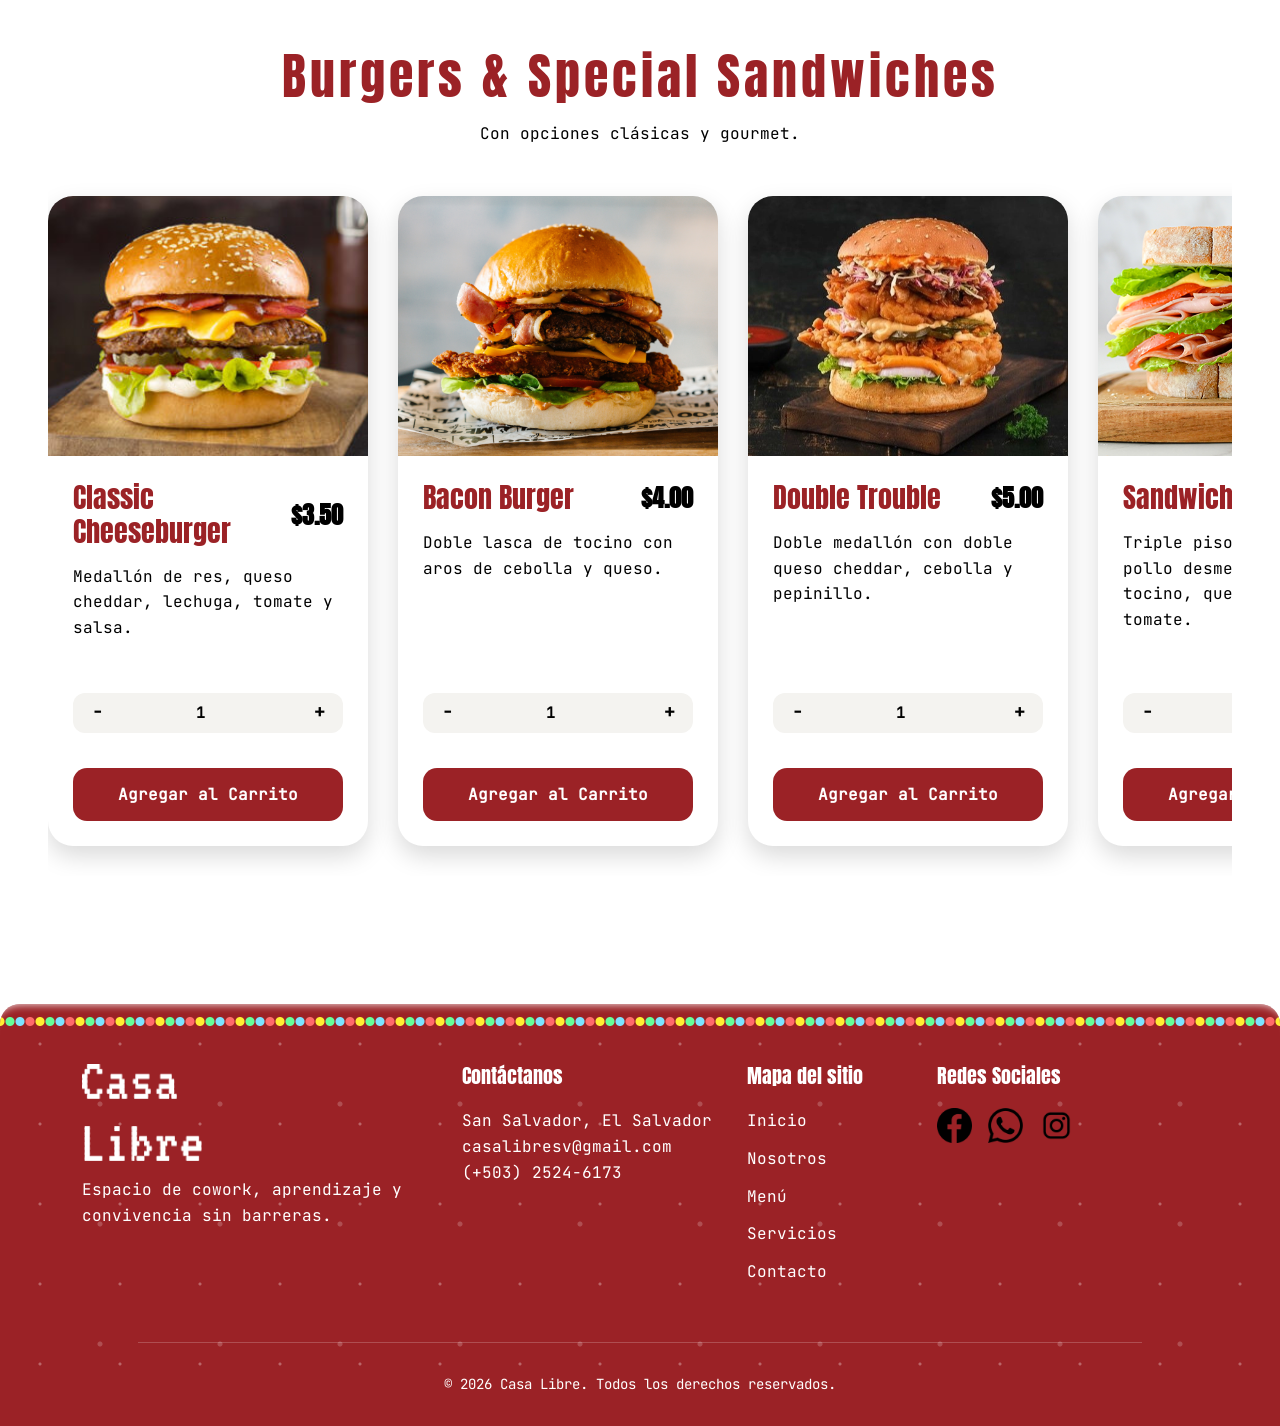
<file: menu.html>
<!doctype html>
<html lang="es">
  <head>
    <meta charset="UTF-8" />
    <meta name="viewport" content="width=device-width, initial-scale=1.0" />
    <title>Menú | Casa Libre</title>
    <link rel="icon" href="assets/images/iconos/LogoCasaNavideño.jpg"/>
    <!--ESTILOS-->
    <link rel="stylesheet" href="css/bootstrap.min.css" />
    <link rel="stylesheet" href="css/navbar.css" />
    <link rel="stylesheet" href="css/menu.css" />
    <link rel="stylesheet" href="css/footer.css" />
  </head>

  <body>
    <!--**NAVBAR**-->
    <header>
      <div id="navbar-placeholder"></div>
    </header>

    <!-- MODAL CARRITO -->
    <div class="modal fade" id="cartModal" tabindex="-1" aria-hidden="true">
      <div class="modal-dialog modal-lg">
        <div class="modal-content">
          <div class="modal-header">
            <h5 class="modal-title">Carrito</h5>
            <button type="button" class="btn-close" data-bs-dismiss="modal" aria-label="Cerrar"></button>
          </div>
          <div class="modal-body">
            <table class="table align-middle">
              <thead>
                <tr>
                  <th>Imagen</th>
                  <th>Producto</th>
                  <th>Precio</th>
                  <th>Cantidad</th>
                  <th>Eliminar</th>
                </tr>
              </thead>
              <tbody id="cartItems"></tbody>
            </table>

            <!-- TOTAL -->
            <div class="d-flex justify-content-between align-items-center mt-4">
              <h5>Productos: <span id="totalProducts">0</span></h5>
              <h5>Total: $<span id="totalPrice">0.00</span></h5>
            </div>

            <!-- BOTON PAGAR -->
            <div class="mt-4">
              <button id="payBtn" class="btn btn-success w-100">Proceder al pago</button>
            </div>
          </div>
        </div>
      </div>
    </div>

    <!-- CONTENIDO -->
    <main>
      <!-- HERO -->
      <section class="menu-hero">
        <div class="container-fluid">
          <h1 class="section-title">Nuestra Casa ofrece</h1>
          <p class="menu-description">Sabores auténticos, café artesanal y comida hecha con amor.</p>
        </div>
      </section>

            <!-- BUSCADOR Y BOTÓN DE FILTROS RESPONSIVE -->
      <div class="container my-4">
          <!-- Contenedor Flexbox-->
          <div class="d-flex flex-column flex-sm-row justify-content-center align-items-center gap-3">
              
              <!-- Barra de búsqueda -->
              <div class="d-flex align-items-center bg-light rounded-pill p-1 shadow-sm w-100" style="border: 1px solid #e0e0e0; max-width: 600px;">
                  <input type="text" id="inputBuscador" class="form-control border-0 bg-transparent shadow-none ms-2" placeholder="Buscar platillo o categoría...">
                  
                  <button class="btn d-flex justify-content-center align-items-center p-0 border-0 bg-transparent" style="width: 40px; height: 40px; min-width: 40px;">
                      <img src="assets/images/busqueda/busqueda.png" alt="Buscar" width="28" height="28">
                  </button>
              </div>

              <!-- Botón Filtros -->
              <button class="btn bg-light rounded-pill fw-bold d-inline-flex align-items-center justify-content-center gap-2 px-4 py-2 shadow-sm flex-shrink-0" data-bs-toggle="modal" data-bs-target="#modalFiltros" style="border: 1px solid #0d6efd; color: #000; min-width: 120px;">
                  Filtros
                  <img src="assets/images/busqueda/filtro.png" alt="Icono Filtro" width="18" height="18">
              </button>

          </div>
      </div>

                        <!-- MODAL DE FILTROS -->
      <div class="modal fade" id="modalFiltros" tabindex="-1" aria-hidden="true">
          <div class="modal-dialog modal-dialog-centered">
              <div class="modal-content" style="border-radius: 16px; border: 2px solid #0d6efd;">
                  
                  <!-- Cabecera -->
                  <div class="modal-header border-0 pb-0 align-items-center">
                      <button type="button" class="btn-close m-0" data-bs-dismiss="modal" aria-label="Close"></button>
                      <h4 class="modal-title w-100 text-center fw-bold m-0" style="padding-left: 20px;">Filtros</h4>
                      <button type="button" class="btn btn-link text-decoration-none text-dark fw-bold p-0" id="btnRestablecer" style="font-size: 0.9rem;">Restablecer</button>
                  </div>
                  
                  <!-- Cuerpo con las opciones -->
                  <div class="modal-body px-4 py-3">
                      
                      <h5 class="fw-bold mb-3">Categoría</h5>
                      <div class="d-flex flex-wrap gap-2 mb-4">
                          <button class="btn btn-pill-filtro" data-filtro="desayunos">Desayunos</button>
                          <button class="btn btn-pill-filtro" data-filtro="lunch">Lunch</button>
                          <button class="btn btn-pill-filtro" data-filtro="pizzas">Pizzas</button>
                          <button class="btn btn-pill-filtro" data-filtro="bebidas">Bebidas</button>
                          <button class="btn btn-pill-filtro" data-filtro="postres">Postres</button>
                          <button class="btn btn-pill-filtro" data-filtro="snacks">Snacks</button>
                          <button class="btn btn-pill-filtro" data-filtro="tipica">Tipicas</button>
                          <button class="btn btn-pill-filtro" data-filtro="burgers">Hamburguesas y Sandwiches</button>
                          <button class="btn btn-pill-filtro" data-filtro="bowls">Bowls</button>
                      </div>

                      <!-- INNOVACIÓN: Sección oculta que solo aparece al seleccionar Bebidas -->
                      <div id="seccion-temperatura" style="display: none;">
                          <hr>
                          <h5 class="fw-bold mb-3 mt-2">Temperatura</h5>
                          <div class="d-flex flex-wrap gap-2 mb-2">
                              <button class="btn btn-pill-filtro" data-tag="caliente">Caliente</button>
                              <button class="btn btn-pill-filtro" data-tag="frio">Frío</button>
                          </div>
                      </div>
                  </div>
                  
                  <!-- Botón Aplicar -->
                  <div class="modal-footer border-0 pt-0 px-4 pb-4">
                      <button type="button" class="btn w-100 rounded-pill text-white fw-bold py-3 fs-5" id="btnAplicarFiltros" data-bs-dismiss="modal" style="background-color: #e50050;">Aplicar</button>
                  </div>
              </div>
          </div>
      </div>

      <!-- MENU -->
      <section class="container-fluid px-lg-5 px-3 menu-section">

        <!-- DESAYUNOS -->
        <section aria-labelledby="desayunos-title" class="mb-5">
          <h2 id="desayunos-title">Desayunos</h2>
          <p class="menu-description">De lunes a domingo de 9 AM a 11 AM</p>
          <div class="cards-scroll" id="container-desayunos"></div>
        </section>

        <!-- LUNCH -->
        <section aria-labelledby="lunch-title" class="mb-5">
          <h2 id="lunch-title">Lunch</h2>
          <p class="menu-description">De lunes a viernes de 11 AM a 2 PM</p>
          <div class="cards-scroll" id="container-lunch"></div>
        </section>

        <!-- PIZZAS -->
        <section aria-labelledby="pizza-title" class="mb-5">
          <h2 id="pizza-title">Pizzas</h2>
          <p class="menu-description">Personales 4 porciones x $6.50 · Grandes 8 porciones x $11.00</p>
          <div class="cards-scroll" id="container-pizzas"></div>
        </section>

        <!-- MAKE A BOWL -->
        <section aria-labelledby="bowl-title" class="mb-5">
          <h2 id="bowl-title">Make a Bowl</h2>
          <p class="menu-description">Bowl de arroz personalizado a tu gusto.</p>
          <div class="cards-scroll" id="container-bowls"></div>
        </section>

        <!-- POSTRES -->
        <section aria-labelledby="postres-title" class="mb-5">
          <h2 id="postres-title">Postres</h2>
          <p class="menu-description">Pregunta por nuestros postres de temporada.</p>
          <div class="cards-scroll" id="container-postres"></div>
        </section>

        <!-- SNACKS -->
        <section aria-labelledby="snacks-title" class="mb-5">
          <h2 id="snacks-title">Snacks</h2>
          <p class="menu-description">Especialidades de papas fritas, nachos y más.</p>
          <div class="cards-scroll" id="container-snacks"></div>
        </section>

        <!-- TIPICAS -->
        <section aria-labelledby="tipica-title" class="mb-5">
          <h2 id="tipica-title">Tipicas</h2>
          <p class="menu-description">Disfruta de lo tipico de nuestras tierras.</p>
          <div class="cards-scroll" id="container-tipica"></div>          
        </section>

        <!-- COLD DRINKS -->
        <section aria-labelledby="drinks-title" class="mb-5">
          <h2 id="drinks-title">Cold Drinks</h2>
          <p class="menu-description">Acompaña tu comida con una buena bebida</p>
          <div class="cards-scroll" id="container-bebidas"></div>
        </section>

        <!-- CAFÉ -->
        <section aria-labelledby="cafe-title" class="mb-5">
          <h2 id="cafe-title">Café</h2>
          <p class="menu-description">Pídelo caliente o helado.</p>
          <div class="cards-scroll" id="container-cafe"></div>
        </section>

        <!-- BURGERS -->
        <section aria-labelledby="burgers-title" class="mb-5">
          <h2 id="burgers-title">Burgers &amp; Special Sandwiches</h2>
          <p class="menu-description">Con opciones clásicas y gourmet.</p>
          <div class="cards-scroll" id="container-burgers"></div>
        </section>

      </section>
    </main>

    <!--**FOOTER**-->
    <footer>
      <div id="footer-placeholder"></div>
    </footer>

    <!-- Bootstrap -->
    <script src="js/bootstrap.bundle.min.js"></script>
    <!-- Script de Platillos / Menú -->
    <script src="js/comida.js"></script>
    <!-- Carrito -->
    <script src="js/carrito.js"></script>
    <!--jQuery-->
    <script src="https://code.jquery.com/jquery-3.7.1.min.js"></script>
    <!-- Logica-->
    <script src="js/buscador.js"></script>

    <!-- Carga de componentes -->
    <script>
      async function loadHTML(id, url) {
        try {
          const response = await fetch(url);
          if (!response.ok) throw new Error(`No se pudo cargar ${url}`);
          const html = await response.text();
          document.getElementById(id).innerHTML = html;
          if (id === 'navbar-placeholder') activateCurrentPage();
        } catch (error) {
          console.error(`Error cargando ${url}:`, error);
        }
      }

      function activateCurrentPage() {
        const currentPage = window.location.pathname.split('/').pop() || 'index.html';
        document.querySelectorAll('.nav-link').forEach(link => {
          if (link.getAttribute('href')?.trim() === currentPage) {
            link.classList.add('active');
            link.setAttribute('aria-current', 'page');
          }
        });
      }

      loadHTML('navbar-placeholder', 'navbar.html');
      loadHTML('footer-placeholder', 'footer.html');
    </script>
  </body>
</html>
</file>
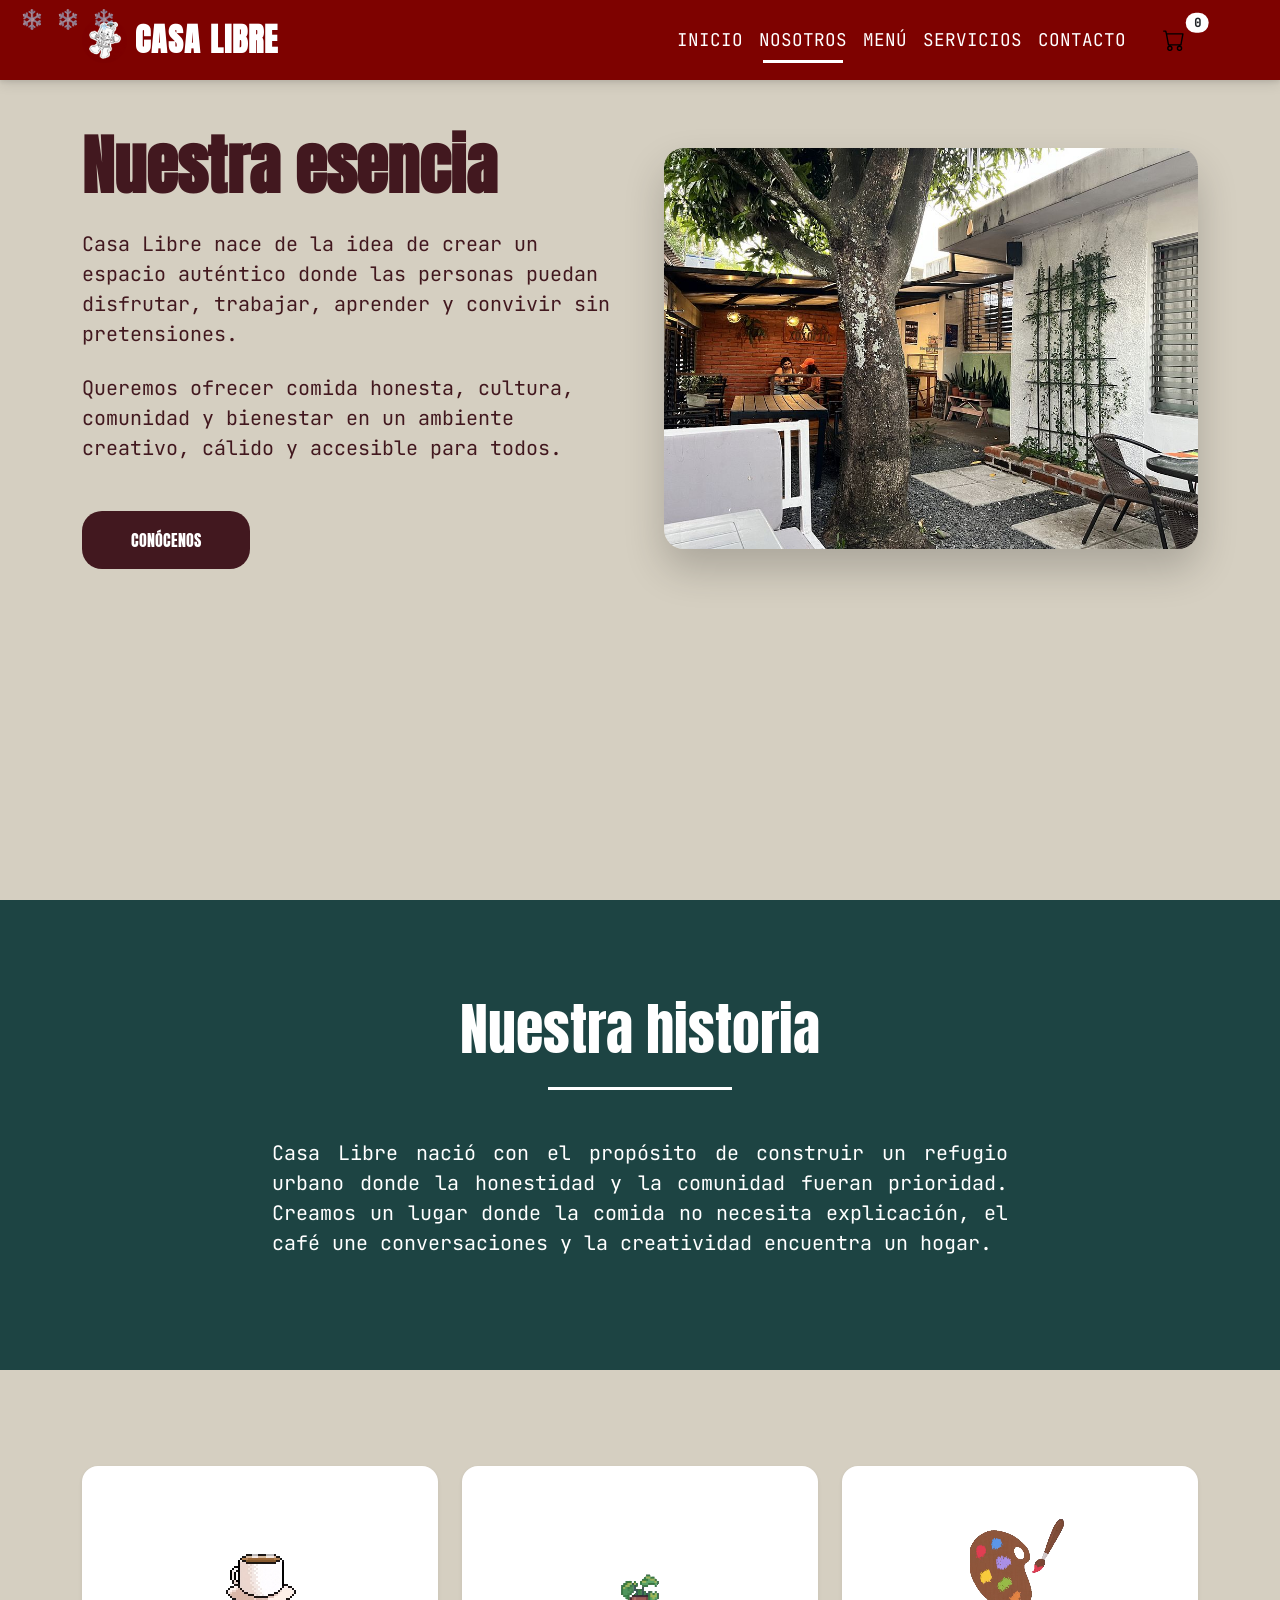
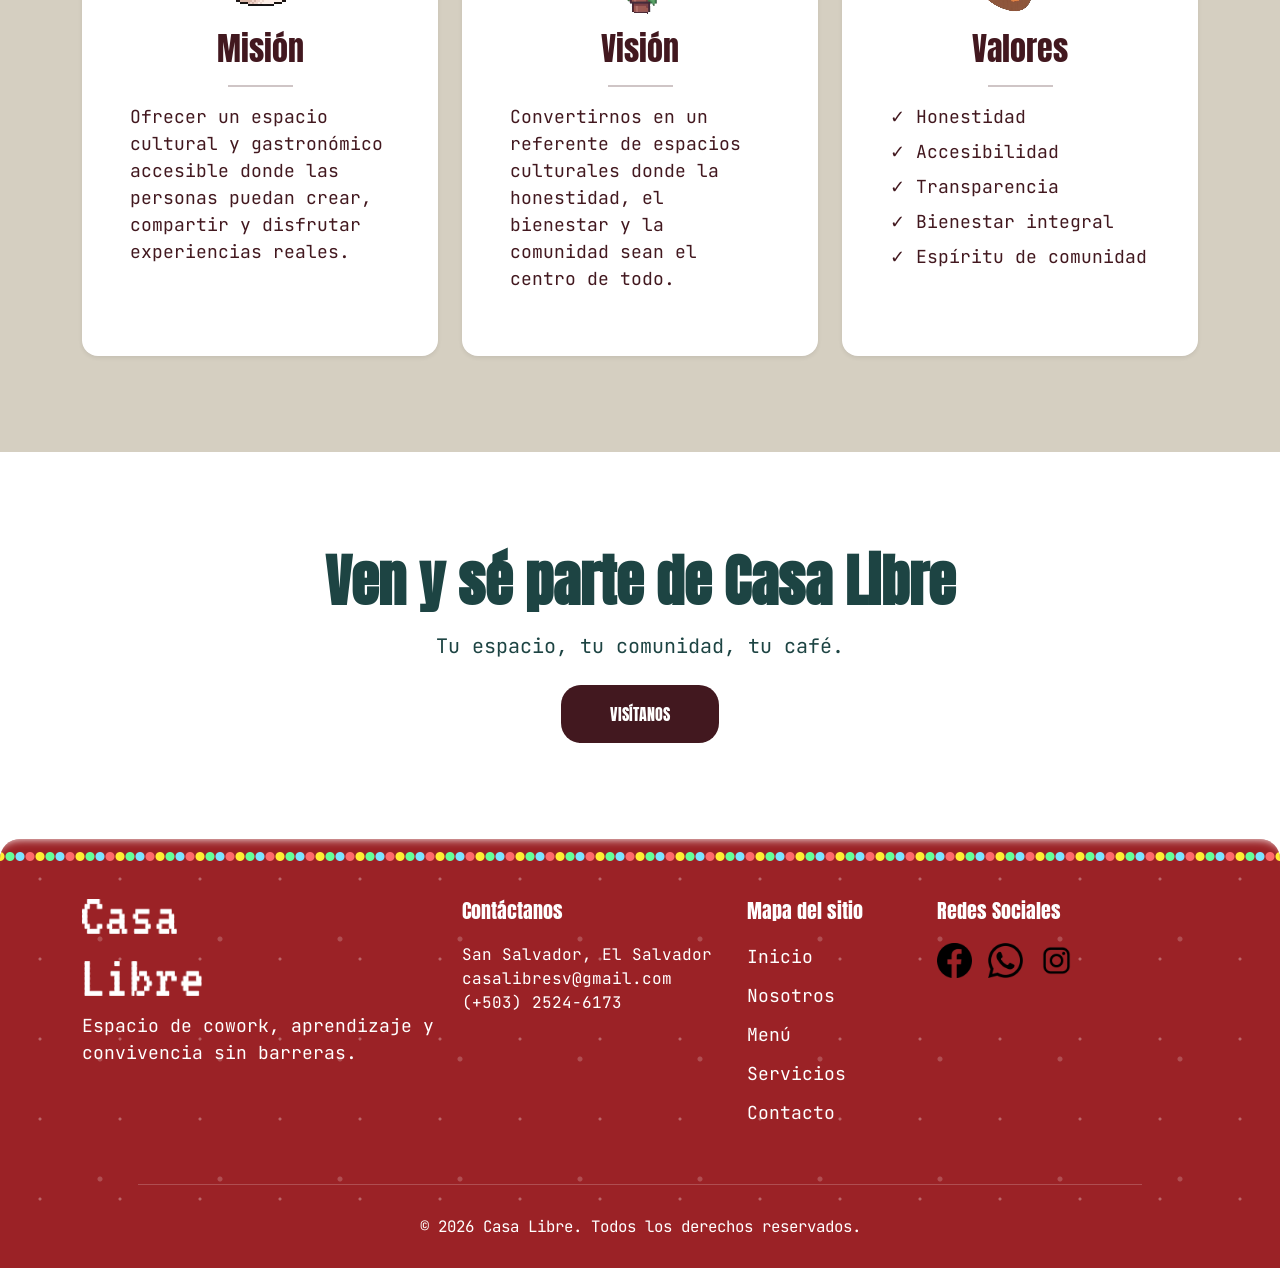
<file: nosotros.html>
<!doctype html>
<html lang="es">
  <head>
    <meta charset="UTF-8" />
    <meta name="viewport" content="width=device-width, initial-scale=1" />
    <title>Nosotros | Casa Libre</title>
    <link rel="icon" href="assets/images/iconos/LogoCasaNavideño.jpg" />
    <!-- ESTILOS -->
    <link rel="stylesheet" href="css/bootstrap.min.css" />
    <link rel="stylesheet" href="css/navbar.css" />
    <link rel="stylesheet" href="css/nosotros.css" />
    <link rel="stylesheet" href="css/footer.css" />
  </head>

  <body>
    <!--**NAVBAR**-->
    <header>
      <div id="navbar-placeholder"></div>
    </header>

    <!--CONTENIDO PRINCIPAL-->
    <main>
      <!--HERO-->
      <section id="esencia" class="hero-nosotros">
        <div class="container py-lg-5">
          <div class="row align-items-center g-5">
            <!--TEXTO-->
            <div class="col-12 col-lg-6 fade-in">
              <h1 class="display-3 fw-bold mb-4">Nuestra esencia</h1>

              <p class="lead mb-4">
                Casa Libre nace de la idea de crear un espacio auténtico donde
                las personas puedan disfrutar, trabajar, aprender y convivir sin
                pretensiones.
              </p>

              <p class="lead mb-5">
                Queremos ofrecer comida honesta, cultura, comunidad y bienestar
                en un ambiente creativo, cálido y accesible para todos.
              </p>

              <a href="#historia" class="btn btn-nosotros px-5 py-3"
                >Conócenos</a
              >
            </div>
            <!--IMAGEN-->
            <div class="col-12 col-lg-6 fade-in delay">
              <img
                src="assets/images/iconos/casaXOXOTIC.jpeg"
                alt="Interior de Casa Libre"
                class="hero-img img-fluid w-100"
                loading="lazy"
              />
            </div>
          </div>
        </div>
      </section>

      <!--HISTORIA-->
      <section id="historia" class="historia py-5">
        <div class="container py-5 autoShow">
          <div class="row justify-content-center text-center">
            <div class="col-12 col-lg-8">
              <h2 class="display-4  mb-4 fade-in">Nuestra historia</h2>
              <hr class="mx-auto w-25 border-3 opacity-100 mb-5" />
              <p class="lead fade-in delay text-justify-custom">
                Casa Libre nació con el propósito de construir un refugio urbano
                donde la honestidad y la comunidad fueran prioridad. Creamos un
                lugar donde la comida no necesita explicación, el café une
                conversaciones y la creatividad encuentra un hogar.
              </p>
            </div>
          </div>
        </div>
      </section>

    <!--NUESTRA MISIÓN, VISIÓN Y VALORES-->
<section id="mision-vision-valores" class="valores-section py-5">
  <div class="container py-5 autoShow">
    <div class="row g-4 justify-content-center">
      
      <!--MISIÓN-->
      <article class="col-12 col-md-6 col-lg-4 fade-in">
        <div class="info-card h-100 p-5 shadow-sm">
          <!-- Video de Misión -->
          <div class="video-box mb-3 text-center">
            <video class="card-video rounded" autoplay muted loop playsinline>
              <source src="assets/videos/mission-video.webm" />
              Tu navegador no soporta videos HTML5.
            </video>
          </div>
          <h3 class="h2 text-center">Misión</h3>
          <hr class="w-25 border-2 mx-auto" />
          <p>
            Ofrecer un espacio cultural y gastronómico accesible donde las
            personas puedan crear, compartir y disfrutar experiencias
            reales.
          </p>
        </div>
      </article>

      <!--VISIÓN-->
      <article class="col-12 col-md-6 col-lg-4 fade-in delay">
        <div class="info-card h-100 p-5 shadow-sm">
          <!-- Video de Visión -->
          <div class="video-box mb-3 text-center">
            <video class="card-video rounded" autoplay muted loop playsinline>
              <source src="assets/videos/vision-video.webm"/>
              Tu navegador no soporta videos HTML5.
            </video>
          </div>
          <h3 class="h2 text-center">Visión</h3>
          <hr class="w-25 border-2 mx-auto" />
          <p>
            Convertirnos en un referente de espacios culturales donde la
            honestidad, el bienestar y la comunidad sean el centro de
            todo.
          </p>
        </div>
      </article>

      <!--VALORES-->
      <article class="col-12 col-md-6 col-lg-4 fade-in delay2">
        <div class="info-card h-100 p-5 shadow-sm">
          <!-- Video de Valores -->
          <div class="video-box mb-3 text-center">
            <video class="card-video rounded" autoplay muted loop playsinline>
              <source src="assets/videos/values-video.webm" />
              Tu navegador no soporta videos HTML5.
            </video>
          </div>
          <h3 class="h2 text-center">Valores</h3>
          <hr class="w-25 border-2 mx-auto" />
          <ul class="list-unstyled mb-0">
            <li class="mb-2">✓ Honestidad</li>
            <li class="mb-2">✓ Accesibilidad</li>
            <li class="mb-2">✓ Transparencia</li>
            <li class="mb-2">✓ Bienestar integral</li>
            <li>✓ Espíritu de comunidad</li>
          </ul>
        </div>
      </article>

    </div>
  </div>
</section>
      <!--CALL TO ACTION  HACIA PAGINA DE CONTACTO-->
      <section id="contacto-cta" class="cta-final py-5 text-center">
        <div class="container py-5 autoShow">
          <div class="row justify-content-center">
            <div class="col-12 col-lg-7">
              <h2 class="display-4 fw-bold mb-3">
                Ven y sé parte de Casa Libre
              </h2>

              <p class="lead mb-4">Tu espacio, tu comunidad, tu café.</p>

              <a href="contacto.html" class="btn btn-nosotros px-5 py-3">
                Visítanos
              </a>
            </div>
          </div>
        </div>
      </section>
    </main>

    <!--**FOOTER**-->
    <footer>
      <div id="footer-placeholder"></div>
    </footer>

    <!--Bootstrap-->
    <script src="js/bootstrap.bundle.min.js"></script>

    <!--Carga de componentes-->
    <script>
      async function loadHTML(id, url) {
        try {
          const response = await fetch(url);
          if (!response.ok) throw new Error(`No se pudo cargar ${url}`);
          const html = await response.text();
          document.getElementById(id).innerHTML = html;

          if (id === "navbar-placeholder") {
            activateCurrentPage();
          }
        } catch (error) {
          console.error(error);
        }
      }

      function activateCurrentPage() {
        const currentPage =
          window.location.pathname.split("/").pop() || "index.html";
        const navLinks = document.querySelectorAll("nav .nav-link");

        navLinks.forEach((link) => {
          const linkPage = link.getAttribute("href")?.trim();
          if (linkPage === currentPage) {
            link.classList.add("active");
            link.setAttribute("aria-current", "page");
          }
        });
      }

      loadHTML("navbar-placeholder", "navbar.html");
      loadHTML("footer-placeholder", "footer.html");
    </script>
    <script src="js/carrito.js"></script>
  </body>
</html>
</file>
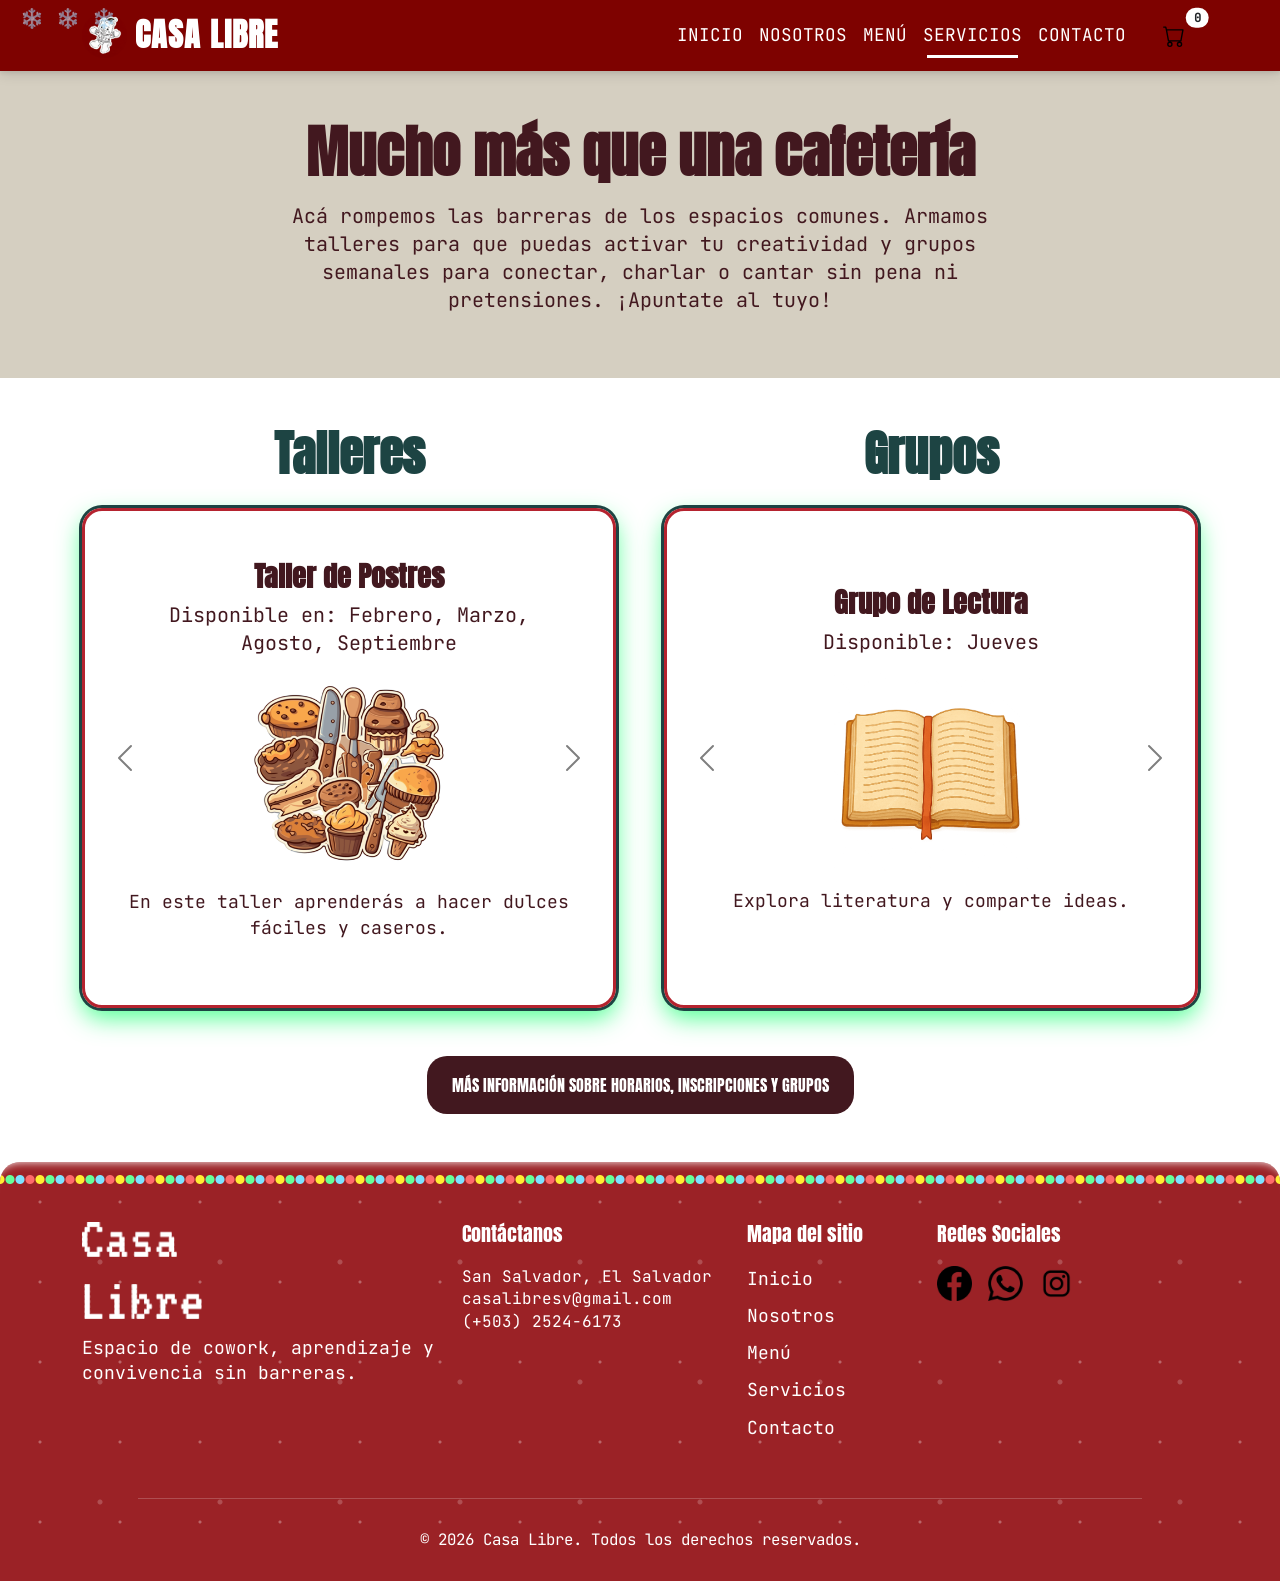
<file: servicios.html>
<!doctype html>
<html lang="es">
  <head>
    <meta charset="UTF-8" />
    <meta name="viewport" content="width=device-width, initial-scale=1.0" />
    <title>Servicios | Casa Libre</title>
    <link rel="icon" href="assets/images/iconos/LogoCasaNavideño.jpg" />
    <!-- ESTILOS -->
    <link rel="stylesheet" href="css/bootstrap.min.css" />
    <link rel="stylesheet" href="css/navbar.css" />
    <link rel="stylesheet" href="css/servicios.css" />
    <link rel="stylesheet" href="css/footer.css" />
  </head>

  <body>
    <!--**NAVBAR**-->
    <header>
      <div id="navbar-placeholder"></div>
    </header>

    <!-- CONTENIDO PRINCIPAL -->
    <main>
      <section class="py-5 text-center servicios-intro">
  <div class="container">
    <div class="row justify-content-center">
      <div class="col-lg-8">
        <h1 class="display-4 fw-bold mb-3">Mucho más que una cafetería</h1>
        <p class="lead">
          Acá rompemos las barreras de los espacios comunes. Armamos talleres para que puedas activar tu creatividad y grupos semanales para conectar, charlar o cantar sin pena ni pretensiones. ¡Apuntate al tuyo!
        </p>
      </div>
    </div>
  </div>
</section>
      <section class="py-5 servicios-section">
        <div class="container">
          <div class="row g-5">
            <!-- TALLERES -->
            <div class="col-lg-6">
              <h2 class="display-5 fw-bold mb-4 text-center servicios-title">
                Talleres
              </h2>
              <!-- CLASE servicios-carousel: estilos decorativos y efecto rebote definidos en css/servicios.css -->
              <div
                id="talleresCarousel"
                class="carousel slide servicios-carousel"
                data-bs-ride="carousel"
                aria-label="Carrusel de talleres"
              >
                <div class="carousel-inner text-center">
                  <div class="carousel-item active">
                    <h3 class="fw-bold">Taller de Postres</h3>
                    <p class="lead">
                      Disponible en: Febrero, Marzo, Agosto, Septiembre
                    </p>
                    <img
                      src="assets/images/servicios/Reposteria.png"
                      alt="Repostería"
                      class="img-fluid service-img mb-3"
                    />
                    <p>
                      En este taller aprenderás a hacer dulces fáciles y
                      caseros.
                    </p>
                  </div>

                  <div class="carousel-item">
                    <h3 class="fw-bold">Taller de Mindfulness</h3>
                    <p class="lead">
                      Disponible en: Mayo, Junio, Noviembre, Diciembre
                    </p>
                    <img
                      src="assets/images/servicios/Mindfulness.png"
                      alt="Paz interior"
                      class="img-fluid service-img mb-3"
                    />
                    <p>Técnicas para reducir estrés y mejorar bienestar.</p>
                  </div>

                  <div class="carousel-item">
                    <h3 class="fw-bold">Taller de Dibujo</h3>
                    <p class="lead">
                      Disponible en: Enero, Abril, Julio, Octubre
                    </p>
                    <img
                      src="assets/images/servicios/Dibujo.png"
                      alt="Dibujo"
                      class="img-fluid service-img mb-3"
                    />
                    <p>Aprende dibujo en un ambiente creativo.</p>
                  </div>
                </div>
                <button
                  class="carousel-control-prev"
                  type="button"
                  data-bs-target="#talleresCarousel"
                  data-bs-slide="prev"
                >
                  <span class="carousel-control-prev-icon"></span>
                </button>
                <button
                  class="carousel-control-next"
                  type="button"
                  data-bs-target="#talleresCarousel"
                  data-bs-slide="next"
                >
                  <span class="carousel-control-next-icon"></span>
                </button>
              </div>
            </div>

            <!-- GRUPOS -->
            <div class="col-lg-6">
              <h2 class="display-5 fw-bold mb-4 text-center servicios-title">
                Grupos
              </h2>

              <!-- CLASE servicios-carousel: estilos decorativos y efecto rebote definidos en css/servicios.css -->
              <div
                id="gruposCarousel"
                class="carousel slide servicios-carousel"
                data-bs-ride="carousel"
                aria-label="Carrusel de grupos"
              >
                <div class="carousel-inner text-center">
                  <div class="carousel-item active">
                    <h3 class="fw-bold">Grupo de Lectura</h3>
                    <p class="lead">Disponible: Jueves</p>
                    <img
                      src="assets/images/servicios/Libro.png"
                      alt="Grupo de lectura"
                      class="img-fluid service-img mb-3"
                    />
                    <p>Explora literatura y comparte ideas.</p>
                  </div>

                  <div class="carousel-item">
                    <h3 class="fw-bold">Grupo de Charla cotidiana</h3>
                    <p class="lead">Disponible: Martes</p>
                    <img
                      src="assets/images/servicios/Charla.png"
                      alt="Charla cotidiana"
                      class="img-fluid service-img mb-3"
                    />
                    <p>Espacio para compartir experiencias.</p>
                  </div>

                  <div class="carousel-item">
                    <h3 class="fw-bold">Grupo de Karaoke</h3>
                    <p class="lead">Disponible: Viernes</p>
                    <img
                      src="assets/images/servicios/Karaoke.png"
                      alt="Karaoke"
                      class="img-fluid service-img mb-3"
                    />
                    <p>Diviértete cantando con otros.</p>
                  </div>
                </div>

                <button
                  class="carousel-control-prev"
                  type="button"
                  data-bs-target="#gruposCarousel"
                  data-bs-slide="prev"
                >
                  <span class="carousel-control-prev-icon"></span>
                </button>

                <button
                  class="carousel-control-next"
                  type="button"
                  data-bs-target="#gruposCarousel"
                  data-bs-slide="next"
                >
                  <span class="carousel-control-next-icon"></span>
                </button>
              </div>
            </div>
          </div>

          <!--CALL TO ACTION HACIA PAGINA DE CONTACTO-->
          <div class="row mt-5">
            <div class="col-12 text-center">
              <a href="contacto.html" class="btn btn-servicios px-4 py-3">
                Más información sobre horarios, inscripciones y grupos
              </a>
            </div>
          </div>
        </div>
      </section>
    </main>

    <!--**FOOTER**-->
    <footer>
      <div id="footer-placeholder"></div>
    </footer>

    <!--Bootstrap-->
    <script src="js/bootstrap.bundle.min.js"></script>

    <!--Carga de componentes-->
    <script>
      async function loadHTML(id, url) {
        try {
          const response = await fetch(url);
          if (!response.ok) {
            throw new Error(`No se pudo cargar ${url}`);
          }
          const html = await response.text();
          document.getElementById(id).innerHTML = html;
          /*ACTIVA EL LINK ACTUAL */
          if (id === "navbar-placeholder") {
            activateCurrentPage();
          }
        } catch (error) {
          console.error(`Error cargando ${url}:`, error);
        }
      }

      function activateCurrentPage() {
        const currentPage =
          window.location.pathname.split("/").pop() || "index.html";
        const navLinks = document.querySelectorAll(".nav-link");
        navLinks.forEach((link) => {
          const linkPage = link.getAttribute("href")?.trim();
          if (linkPage === currentPage) {
            link.classList.add("active");
            link.setAttribute("aria-current", "page");
          }
        });
      }

      loadHTML("navbar-placeholder", "navbar.html");
      loadHTML("footer-placeholder", "footer.html");
    </script>
    <script src="js/carrito.js"></script>
  </body>
</html>
</file>
<file: css/main.css>
/*===========================FUENTES Y VARIABLES===========================*/
@font-face {
  font-family: 'Anton';
  src: url('../fonts/Anton-Regular.ttf') format('truetype');
  font-display: swap;
}

@font-face {
  font-family: 'JetBrains Mono';
  src: url('../fonts/JetBrainsMono-Regular.ttf') format('truetype');
  font-display: swap;
}

:root {

  --main-red-color: #7E0200;
  --main-black-color: #000000;
  --main-white-color: #FFFFFF;
  --main-gray-color: #D9D9D9;
  --main-green-color: #1D4443;

  --main-brown-color: #42181F;
  --main-beige-color: #D5CFC1;

  --main-brick-color: #9B2226;

  --main-blue-color: #1F2263;

  --font-heading: 'Anton', sans-serif;
  --font-body: 'JetBrains Mono', monospace;

  --navbar-height: 80px;

  --transition: 0.4s ease;
  --radius: 20px;
}

/*RESET Y BASE*/

*,
*::before,
*::after {
  box-sizing: border-box;
  margin: 0;
  padding: 0;
}

html {
  scroll-behavior: smooth;
}

body {
  font-family: var(--font-body);
  line-height: 1.4;
  font-size: 18px;
  background-color: var(--main-white-color);
  overflow-x: hidden;
}

img {
  max-width: 100%;
  display: block;
}

h1,h2,h3,h4,h5,h6,
.brand-text {
  font-family: var(--font-heading);
}

/*ACCESIBILIDAD*/
:focus-visible {
  outline: 3px solid var(--main-red-color);
  outline-offset: 3px;
}

/*UTILIDADES*/
.text-justify-custom {
  text-align: justify;
}

/*===========================HERO===========================*/
.hero-section {
  background-color: var(--main-beige-color);
  color: var(--main-brown-color);
}

.hero-video-wrapper,
.hero-content-wrapper {
  position: relative;
  display: flex;
  align-items: center;
  justify-content: center;
  min-height: 450px;
  height: calc(100vh - var(--navbar-height));

}

.hero-video-wrapper {
  overflow: hidden;
}

.hero-media {
  position: absolute;
  inset: 0;
  width: 100%;
  height: 100%;
  object-fit: cover;
}

.hero-content-wrapper {
  padding: 3rem;
}

.hero-content {
  max-width: 650px;
  margin-inline: auto;
}

.btn-hero {
  background-color: var(--main-brown-color);
  color: var(--main-white-color) !important;
  font-family: var(--font-heading);
  text-transform: uppercase;
  border-radius: var(--radius);
  padding: 15px 35px;
  transition: all 0.3s ease;
}

.btn-hero:hover {
  color: var(--main-brown-color) !important;
  transform: scale(1.1);
  filter: brightness(1.2);
  box-shadow: 0 10px 20px var(--main-brown-color);
}

/*===========================MENÚ Y SLIDER===========================*/

.autoShow {
  animation: text-appear both;
  animation-timeline: view();
  animation-range: entry 20% cover 100vh;
}

@keyframes text-appear {
  from {
    opacity: 0;
    transform: translateY(100px);
  }

  to {
    opacity: 1;
    transform: translateY(0);
  }

}

.menu-intro {
  background-color: var(--main-brick-color);
  color: var(--main-white-color);
}

.btn-menu-accent {
  background-color: var(--main-white-color);
  color: var(--main-brick-color);
  font-family: var(--font-heading);
  border-radius: var(--radius);
  transition: all 0.3s ease;
}

.btn-menu-accent:hover {
  transform: scale(1.1);
  filter: brightness(1.1);
  box-shadow: 0 10px 20px var(--main-gray-color);
}

.slider {
  width: 100%;
  height: var(--height);
  overflow: hidden;
  position: relative;
  mask-image: linear-gradient(
    to right,
    transparent,
    #000 10% 90%,
    transparent
  );
}

.slider-list {
  display: flex;
  width: max-content;
  gap: 1rem;
  will-change: transform;
  animation: scrollSlider 15s linear infinite;
}

.slider-item {
  flex: 0 0 var(--width);
  height: var(--height);
  display: flex;
  align-items: center;
  transition: filter 0.3s ease;
}

.slider-item img {
  width: 100%;
  height: 100%;
  object-fit: contain;
}

@keyframes scrollSlider {
  to {
    transform: translateX(calc(-1 * var(--width) * var(--quantity)));
  }
}

.slider:hover .slider-list {
  animation-play-state: paused;
}

.slider:hover .slider-item {
  filter: grayscale(1);
}

.slider-item:hover {
  filter: grayscale(0) !important;
}

/*===========================SERVICIOS===========================*/


.cta-servicios-section {
  background-color: var(--main-beige-color);
  color: var(--main-green-color);
}

.card {
  position: relative;
  z-index: 1;
  overflow: hidden;
  transition: 0.5s;
  color: var(--main-green-color);
  border-radius: 20px;
  box-shadow:  0px 10px 20px var(--main-black-color);
}

.card::before {
  content: "";
  position: absolute;
  left: -100%;
  top: 0;
  width: 100%;
  height: 100%;
  background: var(--main-green-color);
  transition: 0.5s;
  z-index: -1;
}

.card:hover {
  color: var(--main-white-color);
}

.card:hover::before {
  left: 0;
}

.card-img-top {
  width: 100%;
  height: 200px;
}

.btn-cta-servicios {
  background-color: var(--main-green-color);
  color: var(--main-beige-color);
  font-family: var(--font-heading);
  text-transform: uppercase;
  border-radius: var(--radius);
  display: inline-block;
  transition: all 0.3s ease;
}

.btn-cta-servicios:hover {
  transform: scale(1.1);
  filter: brightness(1.2);
  box-shadow: 0 10px 20px var(--main-green-color);
  color: var(--main-green-color);
}

/*===========================CONTACTO===========================*/

.cta-contacto-section {
  background-color: var(--main-white-color);
  color: var(--main-red-color);
  border-radius: 25px;
  border-bottom: 2px solid rgba(29, 68, 67, 0.1);
}

.btn-cta-contacto {
  background-color: var(--main-red-color);
  color: var(--main-white-color);
  font-family: var(--font-heading);
  text-transform: uppercase;
  border-radius: var(--radius);
  transition: all 0.3s ease;
}

.btn-cta-contacto:hover {
  transform: scale(1.1);
  filter: brightness(1.2);
  box-shadow: 0 10px 20px var(--main-red-color);
}

.cta-contacto-img {
  height: 200px;
  object-fit: contain;

  margin-inline: auto;
}


/*===========================RESPONSIVE, media queries===========================*/
@media (max-width: 991.98px) {


  .hero-video-wrapper {
    height: 50vh;
    min-height: 280px;
  }

  .hero-content-wrapper {
    height: auto;
    min-height: auto;

  }

  .hero-content-wrapper h1 {
    font-size: clamp(2.5rem, 8vw, 4rem);
  }

}
</file>
<file: css/navbar.css>
:root {
  --nav-red-color: #7E0200;
  --nav-white-color: #FFFFFF;
}

header {
  position: sticky;
  top: 0;
  z-index: 1030;
  box-shadow: 0 4px 12px rgba(0, 0, 0, 0.1); 
}

.navbar-custom {
  /* Forzamos el color de fondo para que NUNCA sea transparente */
  background-color: var(--nav-red-color) !important; 
  min-height: var(--navbar-height);
  display: flex;
  align-items: center;
}


.brand-text {
  color: var(--nav-white-color);
  font-family: var(--font-heading); 
  font-size: 2rem;
  letter-spacing: 1px;
  font-weight: 700; 
  text-transform: uppercase;
  text-decoration: none;
}

/* ❄️ Copos de nieve decorativos */
.navbar-custom::before {
  content: "❄️ ❄️ ❄️";
  position: absolute;
  top: 5px;
  left: 20px;
  font-size: 1.2rem;
  opacity: 0.6;
  animation: snowfall 6s linear infinite;
}

@keyframes snowfall {
  0% { transform: translateY(0); }
  100% { transform: translateY(15px); }
}


.nav-link {
  color: var(--nav-white-color);
  font-family: var(--font-body); 
  font-size: 1.1rem;
  text-transform: uppercase;
  position: relative;
  transition: color var(--transition);
  font-weight: 500;
}

/* Efecto de la línea inferior */
.nav-link::after {
  content: '';
  position: absolute;
  height: 3px;
  bottom: -2px; 
  left: 0.75rem;
  right: 0.75rem;
  width: 0;
  background-color: var(--nav-white-color);
  transition: width var(--transition);
}

.nav-link:hover,
.nav-link.active {
  color: var(--nav-white-color) !important;
}

.nav-link:hover::after,
.nav-link.active::after {
  width: calc(100% - 1.5rem);
}

/* CARRITO */
.btn-cart img {
  transition: transform 0.3s ease;
}

.btn-cart:hover img {
  transform: scale(1.1);
}

/* Ajuste para el toggler (hamburguesa) en móviles */
.navbar-toggler {
  border: none;
  color: var(--nav-white-color);
}

.navbar-toggler:focus {
  box-shadow: none;
  outline: 2px solid var(--nav-white-color);
}

/* =============================================
   TABLA DEL CARRITO - ESTILOS RESPONSIVOS
   ============================================= */

/* En pantallas pequeñas, la tabla se transforma en una vista de bloques */
@media (max-width: 768px) {
  .table-responsive {
    overflow-x: visible !important;
  }

  .table-responsive thead {
    display: none;
  }

  .table-responsive tbody {
    display: flex;
    flex-direction: column;
    gap: 1rem;
  }

  .table-responsive tr {
    display: flex;
    flex-direction: column;
    border: 1px solid var(--nav-white-color);
    border-radius: 8px;
    padding: 1rem;
    margin-bottom: 0.5rem;
  }

  .table-responsive td {
    display: flex;
    justify-content: space-between;
    align-items: center;
    padding: 0.75rem 0 !important;
    border: none !important;
    border-bottom: 1px solid var(--nav-white-color) !important;
  }

  .table-responsive td:last-child {
    border-bottom: none;
  }

  .table-responsive td::before {
    content: attr(data-label);
    font-weight: bold;
    min-width: 100px;
    color: var(--nav-red-color);
  }

  .table-responsive td:nth-child(1)::before {
    content: "Imagen";
  }

  .table-responsive td:nth-child(2)::before {
    content: "Producto";
  }

  .table-responsive td:nth-child(3)::before {
    content: "Precio";
  }

  .table-responsive td:nth-child(4)::before {
    content: "Cantidad";
  }

  .table-responsive td:nth-child(5)::before {
    content: "Eliminar";
  }

  .table-responsive img {
    max-width: 60px;
    height: 60px;
    object-fit: cover;
    border-radius: 6px;
  }

  .table-responsive input {
    max-width: 60px;
  }

  .table-responsive button {
    margin-left: auto;
  }

  /* Estilos para el total y botón en móviles */
  .modal-body .d-flex {
    flex-direction: column !important;
    gap: 1rem;
  }

  .modal-body .d-flex h5 {
    width: 100%;
    text-align: center;
  }
}
</file>
<file: css/footer.css>
/*======================VARIABLES======================*/
:root {
  --footer-red-color: #9B2226;
  --footer-gray-color: #D9D9D9;
  --footer-white-color: #FFFFFF;
}
/* Estilos principales del footer */
.footer-main {
  background-color: var(--footer-red-color);
  background-image:
  radial-gradient(circle, rgba(255, 255, 255, .3) 1px, transparent 2px),
  radial-gradient(circle, rgba(255, 255, 255, .2) 2px, transparent 3px);
  background-size:80px 80px,120px 120px;
  background-position:0 0,40px 40px;
  color: var(--footer-white-color);
  padding: 60px 0 30px;
  border-top-left-radius: var(--radius);
  border-top-right-radius: var(--radius);
  box-shadow: inset 0 10px 10px -10px var(--footer-white-color);
  position: relative;
  overflow: hidden;
}

/* Efectos de luces de navidad en el borde superior */
.footer-main::before {
  content: "";
  position: absolute;
  top: 5px;
  left: 0;
  width: 100%;
  height: 25px;
  z-index: 2;
  background:
    radial-gradient(circle, #7de3ff 0 4px, transparent 5px) 0 0/40px 25px repeat-x,
    radial-gradient(circle, #ff6b6b 0 4px, transparent 5px) 10px 0/40px 25px repeat-x,
    radial-gradient(circle, #ffee32 0 4px, transparent 5px) 20px 0/40px 25px repeat-x,
    radial-gradient(circle, #66ff99 0 4px, transparent 5px) 30px 0/40px 25px repeat-x;
  animation: lucesNavidad 1.5s infinite alternate;
}

/* Animación de encendido y apagado para las luces de navidad */
@keyframes lucesNavidad {
  from {
    opacity: .7;
  }

  to {
    opacity: 1;
    filter: brightness(1.5);
  }
}

/* Titulos de las secciones del footer */
.footer-heading {
  margin-bottom: 20px;


}

/* Enlaces y navegación */
.footer-links a {
  display: inline-block;
  text-decoration: none;
  color: var(--footer-white-color);
  margin-bottom: 12px;
  transition: color 0.3s ease, transform 0.3s ease;
}

/* Efecto al pasar el mouse sobre los enlaces y desplazamiento lateral */
.footer-links a:hover {
  color: var(--footer-gray-color);
  transform: translateX(5px);
}

/* Redes sociales e iconos */
.social-icon {
  display: inline-block;
  transition: transform 0.3s ease;
}

.social-icon:hover {
  transform: translateY(-8px);
}

.social-icon img {
  display: block;
  width: 35px;
}

/* Linea separadora */
.footer-divider {
  width: 90%;
  margin: 30px auto;
  opacity: 0.2;
  border-color: var(--footer-white-color);
}

/*============================= PARTE RESPONSIVE =============================*/

@media (max-width: 991.98px) {
  .footer-main {
    text-align: center;
  }

  .footer-heading {
    margin-top: 15px;
  }

  .social-links {
    justify-content: center;
  }
}
</file>
<file: css/contacto.css>
/*=========================== FUENTES Y VARIABLES ===========================*/
@font-face {
  font-family: 'Anton';
  src: url('../fonts/Anton-Regular.ttf') format('truetype');
  font-display: swap;
}

@font-face {
  font-family: 'JetBrains Mono';
  src: url('../fonts/JetBrainsMono-Regular.ttf') format('truetype');
  font-display: swap;
}

:root {
  --contact-green-color: #1D4443;
  --contact-black-color: #000000;
  --contact-white-color: #FFFFFF;
  --contact-gray-color: #D5CFC1;
  --contact-brown-color: #42181F;

  --font-heading: 'Anton', sans-serif;
  --font-body: 'JetBrains Mono', monospace;

  --radius: 20px;
  --transition: 0.3s ease;
}

/*=========================== RESET Y BASE ===========================*/
*,
*::before,
*::after {
  box-sizing: border-box;
}

html {
  scroll-behavior: smooth;
}

body {
  overflow-x: hidden;
  background-color: var(--contact-white-color);
  font-family: var(--font-body);
  font-size: 1rem;
  line-height: 1.4;
  color: var(--contact-black-color);
  margin: 0;
}

h1, h2, h3, h4, h5, h6,
.brand-text {
  font-family: var(--font-heading);
  margin-top: 0;
}

/*=========================== SECCIONES Y INTRO ===========================*/
.contacto-main,
.mapa-seccion {
  padding: 5rem 0;
}

.contacto-cabecera {
  color: var(--contact-green-color);
}

.contacto-intro {
  position: relative;
  display: flex;
  flex-direction: column;
  align-items: center;
  justify-content: center;
  width: 100%;
  min-height: 50vh;
  padding: 4rem 1.5rem;
  text-align: center;
  background-color: var(--contact-white-color);
  overflow: hidden;
}

.contacto-intro::before {
  content: '';
  position: absolute;
  inset: 0;
  background: repeating-linear-gradient(
    -45deg,
    transparent,
    transparent 18px,
    rgba(29, 68, 67, 0.04) 18px,
    rgba(29, 68, 67, 0.04) 19px
  );
  pointer-events: none;
}

.contacto-intro h1 {
  position: relative;
  z-index: 2;
  font-size: clamp(2.5rem, 6vw, 4.5rem);
  line-height: 1.1;
  letter-spacing: 1px;
}

.contacto-sub {
  position: relative;
  z-index: 2;
  max-width: 650px;
  margin-top: 1.25rem;
  font-size: 1rem;
  opacity: 0.85;
}

/*=========================== TARJETAS ===========================*/
.info-card,
.form-card {
  border-radius: var(--radius);
  padding: 2.5rem 2rem;
  height: 100%;
}

.info-card {
  background-color: var(--contact-green-color);
  color: var(--contact-white-color);
}

.form-card {
  background-color: var(--contact-gray-color);
  color: var(--contact-black-color);
}

.info-card h2,
.form-card h2 {
  font-size: 1.9rem;
  letter-spacing: 1px;
  margin-bottom: 1.5rem;
  padding-bottom: 0.75rem;
}

.info-card h2 {
  border-bottom: 3px solid rgba(255, 255, 255, 0.2);
}

.form-card h2 {
  color: var(--contact-green-color);
  border-bottom: 3px solid rgba(29, 68, 67, 0.2);
}

/*=========================== PANEL INFORMACIÓN ===========================*/
.info-item {
  display: flex;
  gap: 14px;
  margin-bottom: 1.25rem;
}

.info-icon {
  width: 42px;
  height: 42px;
  border-radius: 50%;
  background-color: rgba(255, 255, 255, 0.15);
  display: flex;
  align-items: center;
  justify-content: center;
  flex-shrink: 0;
}

.info-item-text p {
  margin: 0 0 2px;
  font-size: 0.78rem;
  opacity: 0.65;
  text-transform: uppercase;
}

.info-item-text span,
.info-item-text a {
  color: var(--contact-white-color);
  text-decoration: none;
  transition: opacity var(--transition);
}

.info-item-text a:hover {
  opacity: 0.75;
}

.horarios-divider {
  border: 0;
  border-top: 1px solid rgba(255, 255, 255, 0.15);
  margin: 1.5rem 0;
}

.horarios-titulo,
.redes-titulo {
  font-size: 0.95rem;
  opacity: 0.75;
  margin-bottom: 0.75rem;
  text-transform: uppercase;
}

.horarios-tabla {
  width: 100%;
  font-size: 0.9rem;
}

.horarios-tabla td {
  padding: 4px 0;
}

.horarios-tabla td:first-child {
  padding-right: 12px;
  white-space: nowrap;
  opacity: 0.75;
}

.redes-lista {
  display: flex;
  flex-wrap: wrap;
  gap: 10px;
}

.red-btn {
  display: inline-flex;
  align-items: center;
  gap: 8px;
  padding: 8px 16px;
  border-radius: 50px;
  background-color: rgba(255, 255, 255, 0.12);
  color: var(--contact-white-color);
  text-decoration: none;
  font-family: var(--font-heading);
  transition: var(--transition);
}

.red-btn:hover {
  background-color: rgba(255, 255, 255, 0.28);
  color: var(--contact-white-color);
  transform: translateY(-2px);
}

.red-btn img {
  width: 20px;
  height: 20px;
}

/*=========================== FORMULARIO ===========================*/
.form-label {
  color: var(--contact-green-color);
  font-size: 0.9rem;
  font-weight: 600;
  text-transform: uppercase;
  margin-bottom: 6px;
}

.form-control {
  border: 2px solid transparent;
  border-radius: 10px;
  padding: 12px 16px;
  background-color: var(--contact-white-color);
  transition: border-color var(--transition), box-shadow var(--transition);
}

.form-control:focus {
  border-color: var(--contact-green-color);
  box-shadow: 0 0 0 3px rgba(29, 68, 67, 0.15);
  outline: none;
}

textarea.form-control {
  resize: vertical;
  min-height: 120px;
}

.btn-enviar,
.btn-volver {
  display: inline-block;
  border-radius: var(--radius);
  font-family: var(--font-heading);
  text-decoration: none;
  cursor: pointer;
  text-align: center;
  transition: var(--transition);
}

.btn-enviar {
  width: 100%;
  border: none;
  padding: 14px 40px;
  background-color: var(--contact-brown-color);
  color: var(--contact-white-color);
  text-transform: uppercase;
  letter-spacing: 1px;
  margin-top: 8px;
}

.btn-enviar:hover {
  transform: translateY(-2px);
  filter: brightness(1.15);
}

.btn-volver {
  border: 2px solid var(--contact-green-color);
  padding: 10px 28px;
  color: var(--contact-green-color);
  background-color: transparent;
}

.btn-volver:hover {
  background-color: var(--contact-green-color);
  color: var(--contact-white-color);
}

/*=========================== ESTADO ÉXITO ===========================*/
.form-enviado-toggle {
  position: absolute;
  opacity: 0;
  pointer-events: none;
}

.form-exito {
  display: none;
  text-align: center;
  padding: 20px 10px;
}

.form-enviado-toggle:checked ~ .form-contenido {
  display: none;
}

.form-enviado-toggle:checked ~ .form-exito {
  display: block;
}

.exito-icono {
  position: relative;
  width: 100px;
  height: 100px;
  margin: 0 auto 24px;
  display: flex;
  align-items: center;
  justify-content: center;
}

.exito-check {
  position: relative;
  z-index: 2;
  width: 70px;
  height: 70px;
  border-radius: 50%;
  display: flex;
  align-items: center;
  justify-content: center;
  background-color: var(--contact-green-color);
  color: var(--contact-white-color);
  font-size: 1.8rem;
}

.exito-anillo {
  position: absolute;
  border-radius: 50%;
  border: 3px solid var(--contact-green-color);
  animation: ringPulse 2s ease-out infinite;
}

.exito-anillo-1 { width: 80px; height: 80px; }
.exito-anillo-2 { width: 96px; height: 96px; animation-delay: 0.4s; }
.exito-anillo-3 { width: 112px; height: 112px; animation-delay: 0.8s; }

@keyframes ringPulse {
  0% {
    transform: scale(0.85);
    opacity: 0.6;
  }
  100% {
    transform: scale(1.15);
    opacity: 0;
  }
}

.exito-titulo {
  color: var(--contact-green-color);
  margin-bottom: 12px;
}

.exito-texto {
  color: var(--contact-black-color);
  opacity: 0.85;
  margin-bottom: 24px;
}

.exito-detalles {
  display: flex;
  justify-content: center;
  flex-wrap: wrap;
  gap: 10px;
  margin-bottom: 24px;
}

.exito-detalles span {
  padding: 6px 16px;
  border-radius: 50px;
  background-color: rgba(29, 68, 67, 0.1);
  color: var(--contact-green-color);
  font-family: var(--font-heading);
  font-size: 0.85rem;
}

/*=========================== MAPA ===========================*/
.mapa-seccion h2 {
  color: var(--contact-green-color);
  font-size: clamp(2rem, 4vw, 3rem);
}

.mapa-sub {
  color: var(--contact-brown-color);
  font-size: 1.1rem;
  margin: 0.5rem 0 2rem;
}

.mapa-pie {
  color: var(--contact-green-color);
  font-size: 0.95rem;
  opacity: 0.8;
}

.mapa-wrapper {
  overflow: hidden;
  border-radius: var(--radius);
  border: 4px solid var(--contact-green-color);
}

.mapa-wrapper iframe {
  width: 100%;
  height: 400px;
  border: 0;
  display: block;
}

/*=========================== MEDIA QUERIES ===========================*/
@media (max-width: 991.98px) {
  .contacto-main,
  .mapa-seccion {
    padding: 3.5rem 0;
  }

  .contacto-intro {
    min-height: 40vh;
    padding: 3.5rem 1rem;
  }

  .info-card,
  .form-card {
    padding: 2rem 1.5rem;
  }
}

@media (max-width: 575.98px) {
  .red-btn {
    width: 100%;
    justify-content: center;
  }

  .mapa-wrapper iframe {
    height: 320px;
  }
}
</file>
<file: css/menu.css>
/*=========================== FUENTES Y VARIABLES ===========================*/
@font-face {
  font-family: 'Anton';
  src: url('../fonts/Anton-Regular.ttf') format('truetype');
  font-display: swap;
}

@font-face {
  font-family: 'JetBrains Mono';
  src: url('../fonts/JetBrainsMono-Regular.ttf') format('truetype');
  font-display: swap;
}

:root {
  --menu-black-color: #000000;
  --menu-white-color: #FFFFFF;
  --menu-red-color: #9B2226;
  --menu-gray-color: #D5CFC1;
  --menu-light-gray-color: #f2f2f2;
  --font-heading: 'Anton', sans-serif;
  --font-body: 'JetBrains Mono', monospace;

  --radius: 20px;

  --transition: 0.4s ease;
  --shadow: 0 10px 25px rgba(0, 0, 0, 0.15);
  --shadow-hover: 0 20px 40px rgba(0, 0, 0, 0.2);
}

/*=========================== BASE ===========================*/

*,
*::before,
*::after {
  box-sizing: border-box;
}

html {
  scroll-behavior: smooth;
}

body {
  margin: 0;
  overflow-x: hidden;
  background-color: var(--menu-white-color);
  font-family: var(--font-body);
  font-size: 1rem;
  line-height: 1.6;
}

img {
  display: block;
  max-width: 100%;
}

h1,h2,h3,h4,h5,h6,
.brand-text {
  margin: 0;
  font-family: var(--font-heading);
}

main {
  padding: 0 0 80px;
}

/*=========================== HERO ===========================*/

.menu-hero {
  width: 100%;
  margin: 0;
  padding: 110px 20px 90px;
  background: var(--menu-red-color);
  color: var(--menu-white-color);
  text-align: center;
}

.section-title {
  margin-bottom: 20px;
  color: var(--menu-white-color);
  font-size: 60px;
  letter-spacing: 3px;
}

.menu-hero .menu-description {
  max-width: 800px;
  margin: 0 auto;
  color: var(--menu-white-color);
  font-size: 1.05rem;
}

/*=========================== SECCIONES MENU ===========================*/

.menu-section {
  padding-top: 60px;
}

.menu-section h2 {
  margin-bottom: 15px;
  text-align: center;
  color: var(--menu-red-color);
  font-size: 50px;
  letter-spacing: 4px;
}

.menu-description {
  margin-bottom: 30px;
  text-align: center;
  color: var(--menu-black-color);
}

/*=========================== SCROLL CARDS ===========================*/

.cards-scroll {
  display: flex;
  gap: 30px;
  overflow-x: auto;
  padding: 20px 10px 30px;
  scroll-behavior: smooth;
  scroll-snap-type: x mandatory;
  -webkit-overflow-scrolling: touch;
}

.cards-scroll::-webkit-scrollbar {
  height: 10px;
}

.cards-scroll::-webkit-scrollbar-thumb {
  background: var(--menu-red-color);
  border-radius: 10px;
}

.cards-scroll::-webkit-scrollbar-track {
  background: var(--menu-gray-color);
}

/*=========================== CARD ===========================*/

.card {
  position: relative;
  flex-shrink: 0;
  scroll-snap-align: start;
  width: min(320px, 85vw);
  overflow: hidden;
  border: none;
  border-radius: 25px;
  background: var(--menu-white-color);
  box-shadow: var(--shadow);
  transition: transform var(--transition), box-shadow var(--transition);

  /* Alinea el botón al fondo de cada card */
  display: flex;
  flex-direction: column;
}

.card:hover {
  transform: translateY(-12px);
  box-shadow: var(--shadow-hover);
}

.card img {
  width: 100%;
  height: 260px;
  object-fit: cover;
  transition: transform var(--transition);
}

.card:hover img {
  transform: scale(1.08);
}

/*=========================== CONTENIDO CARD ===========================*/

.menu-item {
  padding: 25px;

  /* Ocupa todo el espacio restante y apila sus hijos en columna */
  display: flex;
  flex-direction: column;
  flex: 1;
}

.menu-item h3 {
  display: flex;
  justify-content: space-between;
  align-items: center;
  gap: 10px;
  margin-bottom: 15px;
  color: var(--menu-red-color);
  font-size: 28px;
}

.menu-item p {
  /* Se estira para ocupar el espacio libre, empujando el botón hacia abajo */
  flex-grow: 1;
  margin-bottom: 0;
  color: var(--menu-black-color);
}

.menu-item span {
  color: var(--menu-black-color);
  font-size: 24px;
  font-weight: bold;
}

/*=========================== EFECTO BRILLO ===========================*/

.card::before {
  content: '';
  position: absolute;
  top: 0;
  left: -100%;
  width: 100%;
  height: 100%;
  background: linear-gradient(120deg,transparent,rgba(255, 255, 255, 0.4),transparent);
  transition: 0.7s;
}

.card:hover::before {
  left: 100%;
}

/*=========================== RESPONSIVE ===========================*/

@media (max-width: 992px) {
  .section-title {
    font-size: 45px;
  }

  .menu-section h2 {
    font-size: 38px;
  }
}

@media (max-width: 768px) {
  main {
    padding-bottom: 60px;
  }

  .menu-hero {
    padding: 90px 20px 70px;
  }

  .section-title {
    font-size: 35px;
  }

  .menu-section {
    padding-top: 40px;
  }

  .menu-section h2 {
    font-size: 30px;
    letter-spacing: 2px;
  }

  .menu-item {
    padding: 20px;
  }

  .menu-item h3 {
    font-size: 22px;
  }

  .menu-item span {
    font-size: 20px;
  }

  .card img {
    height: 220px;
  }
}

/*=========================== ALERTAS ===========================*/

.custom-alert {
  position: fixed;
  top: 30px;
  left: 50%;
  transform: translateX(-50%);
  padding: 12px 22px;
  border-radius: 12px;
  color: var(--menu-white-color);
  font-size: 15px;
  font-weight: 500;
  z-index: 99999;
  animation: aparecer 0.3s ease;
  box-shadow: 0 4px 10px rgba(0,0,0,0.15);
  opacity: 0.95;
}

.success {
  background-color: #4caf50;
}

.error {
  background-color: #e57373;
}

@keyframes aparecer {
  from {
    opacity: 0;
    transform: translateX(-50%) translateY(-10px);
  }
  to {
    opacity: 0.95;
    transform: translateX(-50%) translateY(0);
  }
}

/*=========================== BOTON AGREGAR ===========================*/

.btn-agregar {
  width: 100%;
  margin-top: 20px;
  padding: 14px;
  border: none;
  border-radius: 14px;
  background: var(--menu-red-color);
  color: var(--menu-white-color);
  font-weight: bold;
  cursor: pointer;
  transition: 0.3s;
}

.btn-agregar:hover {
  transform: translateY(-3px);
  opacity: 0.9;
}

/* ============= Estilos para los botones del modal de filtros ============= */
.btn-pill-filtro {
    background-color: var(--menu-light-gray-color);
    border: 1px solid var(--menu-light-gray-color);
    border-radius: 20px;
    color: var(--menu-black-color);
    font-weight: 600;
    padding: 6px 16px;
    font-size: 0.95rem;
    transition: all 0.2s ease;
}

.btn-pill-filtro:hover {
    background-color: var(--menu-gray-color);
}

.btn-pill-filtro.active {
    background-color: var(--menu-white-color);
    border-color: var(--menu-black-color); /* Borde oscuro al seleccionarlo */
    color: var(--menu-black-color);
}
</file>
<file: css/nosotros.css>
/*======================FUENTES======================*/
@font-face {
  font-family: "Anton";
  src: url("../fonts/Anton-Regular.ttf") format("truetype");
  font-display: swap;
}

@font-face {
  font-family: "JetBrains Mono";
  src: url("../fonts/JetBrainsMono-Regular.ttf") format("truetype");
  font-display: swap;
}

/*======================VARIABLES======================*/
:root {
  --about-green-color: #1D4443;
  --about-black-color: #000000;
  --about-white-color: #FFFFFF;
  --about-brown-color: #42181f;
  --about-beige-color: #D5CFC1;
  --about-red-color: #9B2226;

  --font-heading: "Anton", sans-serif;
  --font-body: "JetBrains Mono", monospace;

  --navbar-height: 80px;
  --radius: 20px;
  --transition: 0.4s ease;
}

/*======================BASE======================*/
*,
*::before,
*::after {
  box-sizing: border-box;
}

html {
  scroll-behavior: smooth;
}

h1,h2,h3,h4,h5,h6 {
  font-family: var(--font-heading);
}

body {
  overflow-x: hidden;
  font-family: var(--font-body);
  font-size: 18px;
  line-height: 1.5;
  background-color: var(--about-white-color);
  color: var(--about-brown-color);
}

img {
  max-width: 100%;
  display: block;
}

/*======================UTILIDADES======================*/

.text-justify-custom {
  text-align: justify;
}

/*======================HERO======================*/

.hero-nosotros {
  min-height: calc(100vh - var(--navbar-height));
  background-color: var(--about-beige-color);
  color: var(--about-brown-color);
}

.hero-img {
  object-fit: cover;
  border-radius: var(--radius);
  box-shadow: 0 20px 40px rgba(0, 0, 0, 0.2);
  transition: transform var(--transition);
}

.hero-img:hover {
  transform: scale(1.02);
}

/*======================BOTONES======================*/

.btn-nosotros {
  display: inline-block;
  padding: 15px 35px;
  border-radius: var(--radius);
  background-color: var(--about-brown-color);
  color: var(--about-white-color);
  font-family: var(--font-heading);
  text-transform: uppercase;
  text-decoration: none;
  transition: all 0.3s ease;
}

.btn-nosotros:hover {
  color: var(--about-brown-color);
  background-color: transparent;
  box-shadow: 0 20px 20px var(--about-brown-color);
  transform: scale(1.05);
}

/*======================HISTORIA======================*/

.autoShow {
  animation: text-appear both;
  animation-timeline: view();
  animation-range: entry 20% cover 100vh;
}

@keyframes text-appear {
  from {
    opacity: 0;
    transform: translateY(100px);
  }

  to {
    opacity: 1;
    transform: translateY(0);
  }

}
.historia {
  background-color: var(--about-green-color);
  color: var(--about-white-color);
}
/*======================VALORES======================*/

.valores-section {
  background-color: var(--about-beige-color);
}

.info-card {
  position: relative;
  overflow: hidden;
  background-color: var(--about-white-color);
  color: var(--about-brown-color);
  border-radius: 16px;
  transition: 0.5s;
}

.info-card::before {
  content: "";
  position: absolute;
  left: -100%;
  top: 0;
  width: 100%;
  height: 100%;
  background: var(--about-green-color);
  transition: 0.5s;
  z-index: -1;
}

.info-card:hover {
  color: var(--about-white-color);
  transform: translateY(-5px);
}

.info-card:hover::before {
  left: 0;
}

.info-card hr {
  border-color: currentColor;
}

/* Contenedor y tamaño fijo para los videos*/
.video-box {
  width: 100px;     
  height: 100px;    
  margin: 0 auto;   
  display: flex;
  align-items: center;
  justify-content: center;
}

.card-video {
  width: 100%;
  height: 100%;
  object-fit: cover; 
  border-radius: 12px; 
  display: block;
}
/*======================CALL TO ACTION FINAL======================*/

.cta-final {
  background-color: var(--about-white-color);
  color: var(--about-green-color);
}

/*======================ANIMACIONES======================*/

.fade-in {
  opacity: 0;
  animation: fadeInEffect 1s ease forwards;
}

.delay {
  animation-delay: 0.3s;
}

.delay2 {
  animation-delay: 0.6s;
}

@keyframes fadeInEffect {
  from {
    opacity: 0;
    transform: translateY(30px);
  }
  to {
    opacity: 1;
    transform: translateY(0);
  }
}

/*======================RESPONSIVE======================*/
@media (max-width: 991.98px) {
  .hero-nosotros {
    text-align: center;
    width: calc(100% - 1.5rem);
    margin: 0.75rem auto;
    border-radius: 20px;
  }
  .hero-img {
    max-height: 400px;
    margin-inline: auto;
  }
}
</file>
<file: css/servicios.css>
/*=========================== FUENTES Y VARIABLES ===========================*/
@font-face {
  font-family: 'Anton';
  src: url('../fonts/Anton-Regular.ttf') format('truetype');
  font-display: swap;
}

@font-face {
  font-family: 'JetBrains Mono';
  src: url('../fonts/JetBrainsMono-Regular.ttf') format('truetype');
  font-display: swap;
}

:root {
  --services-white-color: #FFFFFF;
  --services-black-color: #000000;
  --services-green-color: #1D4443;
  --services-brown-color: #42181F;
  --services-gray-color: #D5CFC1;

  --font-heading: 'Anton', sans-serif;
  --font-body: 'JetBrains Mono', monospace;

  --radius: 20px;
}

/*=========================== BASE ===========================*/

*,
*::before,
*::after {
  box-sizing: border-box;
}

html {
  scroll-behavior: smooth;
}

body {
  overflow-x: hidden;
  background-color: var(--services-white-color);
  font-family: var(--font-body);
  font-size: 18px;
  line-height: 1.4;
}

h1,h2,h3,h4,h5,h6,
.brand-text {
  font-family: var(--font-heading);
}

/*=========================== SERVICIOS ===========================*/
.servicios-intro{
  background-color:  var(--services-gray-color);
  color: var(--services-brown-color);

}
.servicios-section {
  color: var(--services-brown-color);

}

.servicios-title {
  color: var(--services-green-color);
}

/*=========================== CARRUSEL ===========================*/
/* DECORACIÓN DE CARRUSELES: borde rojo, sombra verde y efecto rebote al pasar el cursor */
.servicios-carousel {
  height: 500px;
  border: 3px solid #b5232f;
  border-radius: var(--radius);
  box-shadow: 0 0 0 3px var(--services-green-color), 0 10px 24px rgba(37, 255, 121, 0.8);
  padding: 1.5rem 2.5rem;
  display: flex;
  align-items: center;
}

.servicios-carousel .carousel-inner {
  width: 100%;
}

.servicios-carousel:hover {
  animation: servicios-carousel-rebote 0.7s ease-out;
}

@keyframes servicios-carousel-rebote {
  0%,
  100% {
    transform: scale(1);
  }

  35% {
    transform: scale(1.04);
  }

  60% {
    transform: scale(0.99);
  }

  82% {
    transform: scale(1.02);
  }
}

@media (prefers-reduced-motion: reduce) {
  .servicios-carousel:hover {
    animation: none;
  }
}

@media (max-width: 767.98px) {
  .servicios-carousel {
    height: 540px;
    padding: 1.5rem 1.25rem;
  }
}

/* Inversión de iconos de control del carrusel (flechas) */
.carousel-control-prev-icon,
.carousel-control-next-icon {
  filter: invert(1);
}

/* Efecto al pasar el cursor sobre las flechas de navegación */
.carousel-control-prev:hover .carousel-control-prev-icon,
.carousel-control-next:hover .carousel-control-next-icon {
  transform: scale(1.2);
}
.service-img {
  max-height: 200px;
  object-fit: contain;
  width: 100%;
  border-radius: 12px;
  transition: transform 0.4s cubic-bezier(0.25, 1, 0.5, 1);
  will-change: transform;
}


.service-img:hover {
  transform: scale(1.05) translateY(-4px);
}

/* Suavizado general para la transición entre elementos del carrusel */
.carousel-item {
  transition: transform 0.6s ease-in-out, opacity 0.6s ease-in-out;
}
/*=========================== BOTÓN ===========================*/
.btn-servicios {
  display: inline-block;
  border-radius: var(--radius);
  background-color: var(--services-brown-color);
  color: var(--services-white-color);
  font-family: var(--font-heading);
  text-transform: uppercase;
  text-decoration: none;
  transition: all 0.3s ease;
}

.btn-servicios:hover {
  transform: scale(1.05);
  filter: brightness(1.2);
  box-shadow: 0 10px 20px var(--services-brown-color);
  color: var(--services-brown-color);
}
</file>
